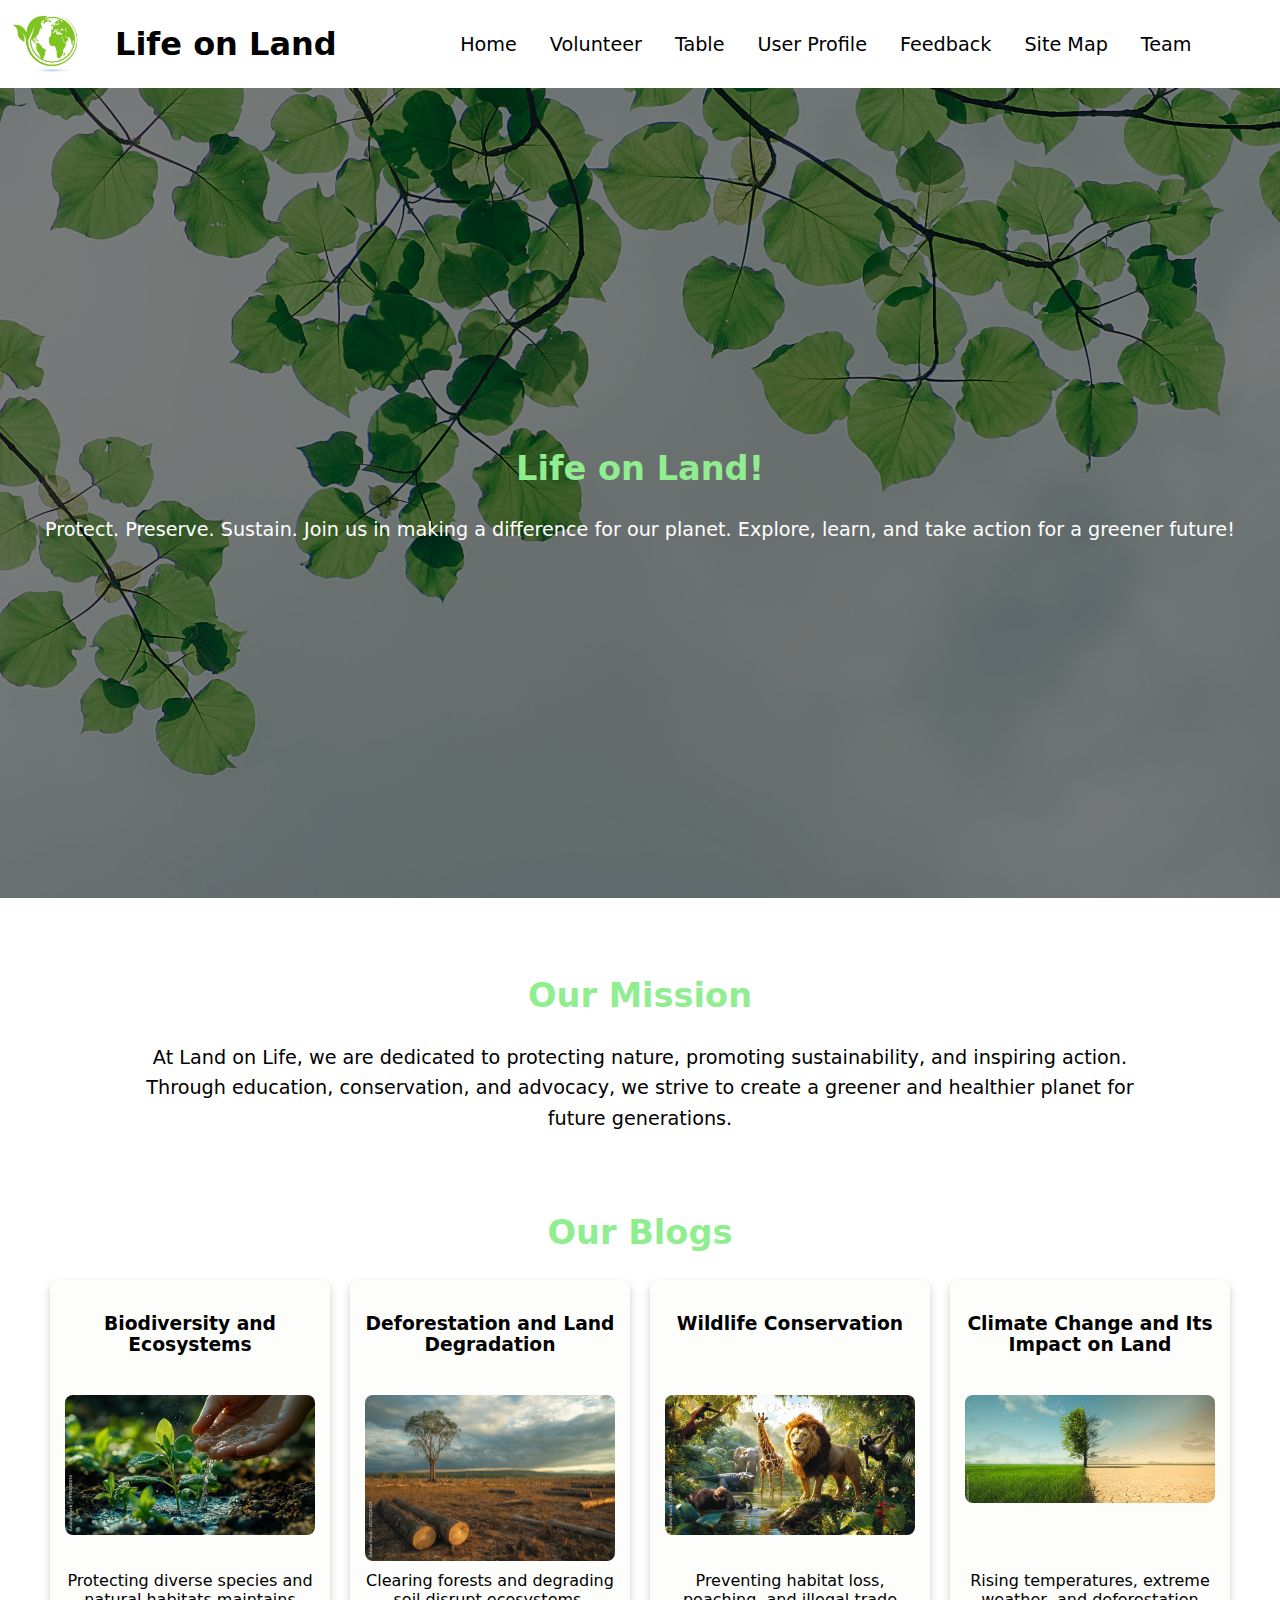
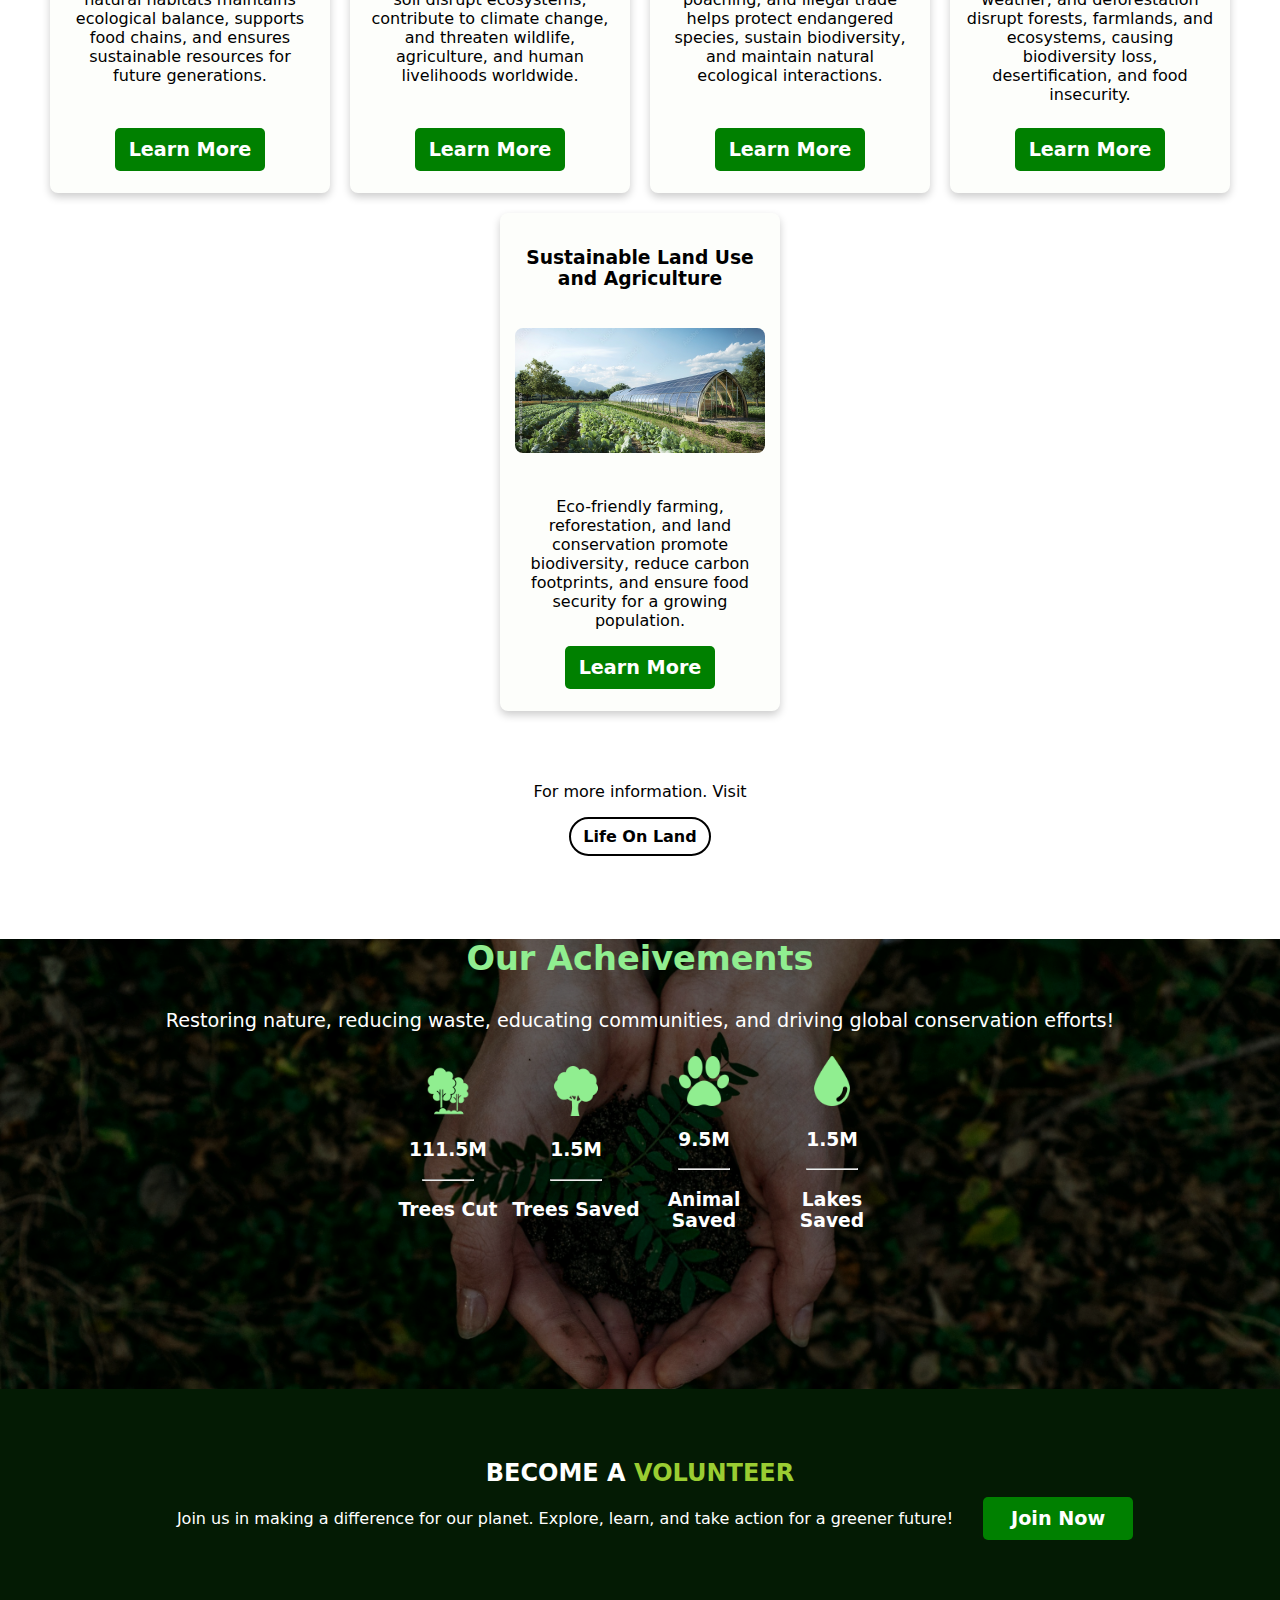
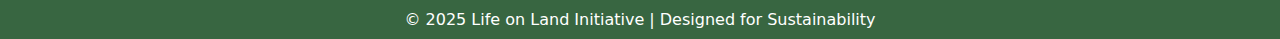
<file: index.html>
<!DOCTYPE html>
<html lang="en">
  <head>
    <meta charset="UTF-8" />
    <meta name="viewport" content="width=device-width, initial-scale=1.0" />
    <title>Life On Land</title>
    <link rel="stylesheet" href="./styles/styles (home-page).css" />
    <link rel="stylesheet" href="./styles/general.css" />
    <link rel="shortcut icon" href="./Images/logo.jpg" type="image/x-icon">
  </head>
  <!--Header-->
  <header>
    <nav class="navigation-bar">
      <img src="Images/logo.jpg" class="nav-logo" alt="Life on Land main logo" />
      <h1 class="header">Life on Land</h1>
  
      <!-- Hamburger Icon -->
      <div class="hamburger" onclick="toggleMenu()">
        <div class="line"></div>
        <div class="line"></div>
        <div class="line"></div>
      </div>
  
      <!-- Navigation Links -->
      <ul class="nav-links">
        <li><a href="./index.html">Home</a></li>
        <li><a href="./html/volunteerpage.html">Volunteer</a></li>
        <li><a href="./html/table.html">Table</a></li>
        <li><a href="./html/user-profile.html">User Profile</a></li>
        <li><a href="./html/feedback.html">Feedback</a></li>
        <li><a href="./html/site-map.html">Site Map</a></li>
        <li><a href="./html/team.html">Team</a></li>
      </ul>
    </nav>
  </header>
  
  <body>
    <section id="section">
        <!--welcome section-->

        <section id="main-section" tabindex="0">
          <img
            src="./Images/my selections/main-image-section-homepage2.jpg"
            alt="main-image"
            id="main-image"
            tabindex="0"
          />
          <div>
            <strong><h2 class="our-welcome">Life on Land!</h2></strong>
            <p class="homepage-welcome">
              Protect. Preserve. Sustain.

              Join us in making a difference for our planet. Explore, learn, and take action for a greener future! 
            </p>
          </div>
        </section>

        <section class="mission-section">
          <h2 class="our-welcome">Our Mission</h2>
          <p class="homepage-mission">At Land on Life, we are dedicated to protecting nature, promoting sustainability, and inspiring action. Through education, conservation, and advocacy, we strive to create a greener and healthier planet for future generations.</p>
        </section>
        
        
        <!-- Content -->

        <section class="content">
          <h2 class="our-welcome">Our Blogs</h2>

          <div class="inline-box-container">
            <div class="inline-box">
              <h3>Biodiversity and Ecosystems</h3>
              <img src="./Images/Biodiversity and Ecosystems.jpg" alt="Biodiversity and Ecosystems"/>
              <p>
                Protecting diverse species and natural habitats maintains ecological
                balance, supports food chains, and ensures sustainable resources for
                future generations.
              </p>
              <div><button class="volunteer-btn" id="content1-btn">Learn More</button></div>
            </div>
            <div class="inline-box">
              <h3>Deforestation and Land Degradation</h3>
              <img src="./Images/Deforestation and Land Degradation.jpg" alt="Deforestation and Land Degradation"/>
              <p>
                Clearing forests and degrading soil disrupt ecosystems, contribute to
                climate change, and threaten wildlife, agriculture, and human
                livelihoods worldwide.
              </p>
              <div><button class="volunteer-btn" id="content2-btn">Learn More</button></div>

            </div>
            <div class="inline-box">
              <h3>Wildlife Conservation</h3>
             
              <img src="./Images/Wildlife Conservation.jpg" alt="Wildlife Conservation"/>
              <p>
                Preventing habitat loss, poaching, and illegal trade helps protect
                endangered species, sustain biodiversity, and maintain natural
                ecological interactions.
              </p>
              <div><button class="volunteer-btn" id="content3-btn">Learn More</button></div>

            </div>
            <div class="inline-box">
              <h3>Climate Change and Its Impact on Land</h3>
              <img src="./Images/Climate Change and Its Impact on Land.jpg" alt="Climate Change and Its Impact on Land"/>
              <p>
                Rising temperatures, extreme weather, and deforestation disrupt
                forests, farmlands, and ecosystems, causing biodiversity loss,
                desertification, and food insecurity.
              </p>
              <div><button class="volunteer-btn" id="content4-btn">Learn More</button></div>

            </div>
            <div class="inline-box">
              <h3>Sustainable Land Use and Agriculture</h3>
              <img src="./Images/Sustainable Land Use and Agriculture.jpg" alt="Sustainable Land Use and Agriculture" />
              <p>
                Eco-friendly farming, reforestation, and land conservation promote
                biodiversity, reduce carbon footprints, and ensure food security for a
                growing population.
              </p>
              <div><button class="volunteer-btn" id="content5-btn">Learn More</button></div>

            </div>
            <!--More Info-->
          
          </div>
          <center>
            <div class="website-button">
              <p>For more information. Visit</p>
              <a href="https://sdgs.un.org/goals/goal15">Life On Land</a>
            </div>
          </center>
        </section>
        <section class="acheivements">
          
          <h2 class="our-welcome">Our Acheivements</h2>
          <p class="homepage-welcome">Restoring nature, reducing waste, educating communities, and driving global conservation efforts!</p>
          <div class="achievements-sub-container">
            <div class="achievements-box">
              <img src="./Images//my selections/icons/tree.png" alt="trees cut" class="achievement-icon"/>
              <h3>111.5M</h3><hr>
              <h3>Trees Cut</h3>

            </div>
            <div class="achievements-box">
              <img src="./Images//my selections/icons/tree-silhouette.png" alt="trees saved" class="achievement-icon"/>
              <h3>1.5M</h3><hr>
              <h3>Trees Saved</h3>

            </div>
            <div class="achievements-box">
              <img src="./Images//my selections/icons/footprint.png" alt="trees saved" class="achievement-icon"/>
              <h3>9.5M</h3><hr>
              <h3>Animal Saved</h3>
              
            </div>
            <div class="achievements-box">
              <img src="./Images//my selections/icons/drop.png" alt="water saved" class="achievement-icon"/>
              <h3>1.5M</h3><hr>
              <h3>Lakes Saved</h3>
              
            </div>
          </div>
        </section>
        <section class="become-volunter">
          <div>
            <h2>Become A <span class="volunteer">Volunteer</span></h2>
            <div id="volunteer-sub-container">
              <p id="sub-p">Join us in making a difference for our planet. Explore, learn, and take action for a greener future!</p>
              <div><button class="volunteer-btn" id="volunteer-btn">Join Now</button></div>

            </div>
          </div>

        </section>
        
    </section>
    
    

    <!--Footer-->
    <footer>
      <p class="footer">
        &copy; 2025 Life on Land Initiative | Designed for Sustainability
      </p>
    </footer>
    <script src="js/homepage.js"></script>
    <script src="js/common.js"></script>
  </body>
</html>
</file>
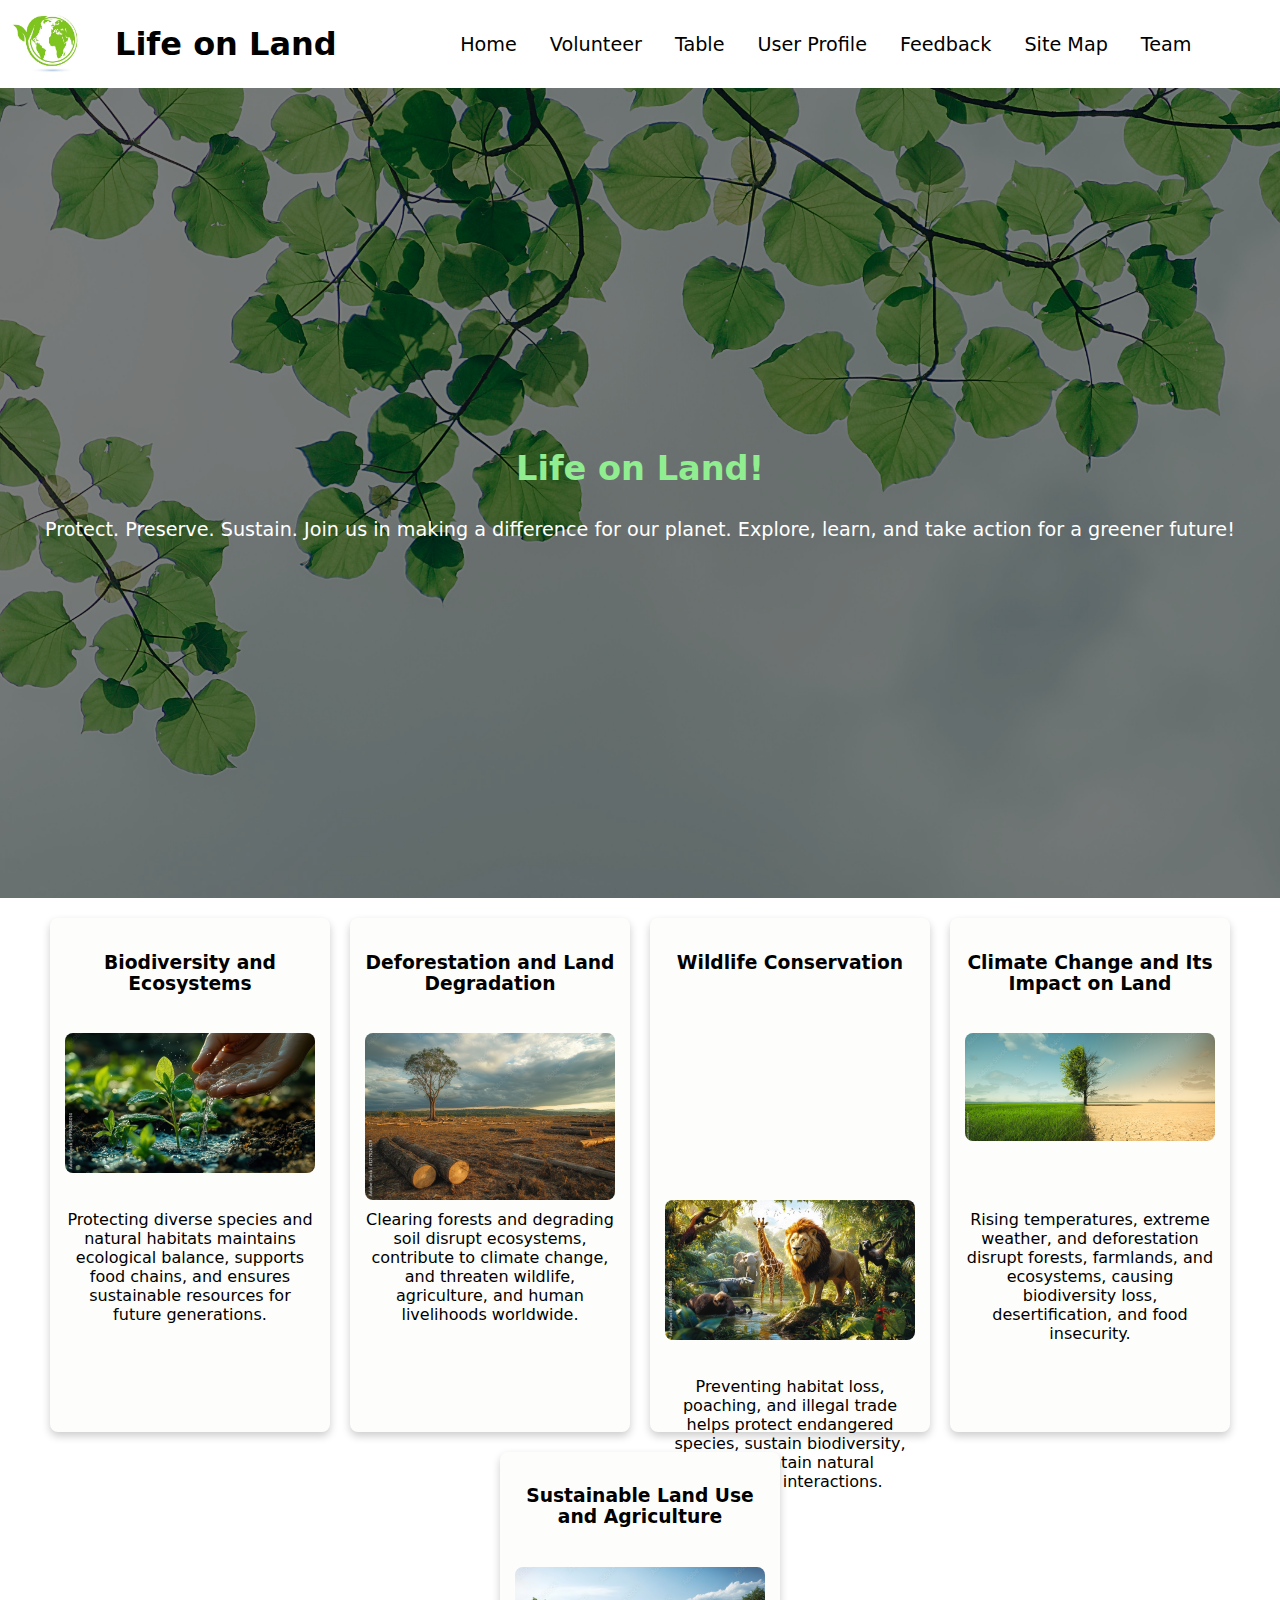
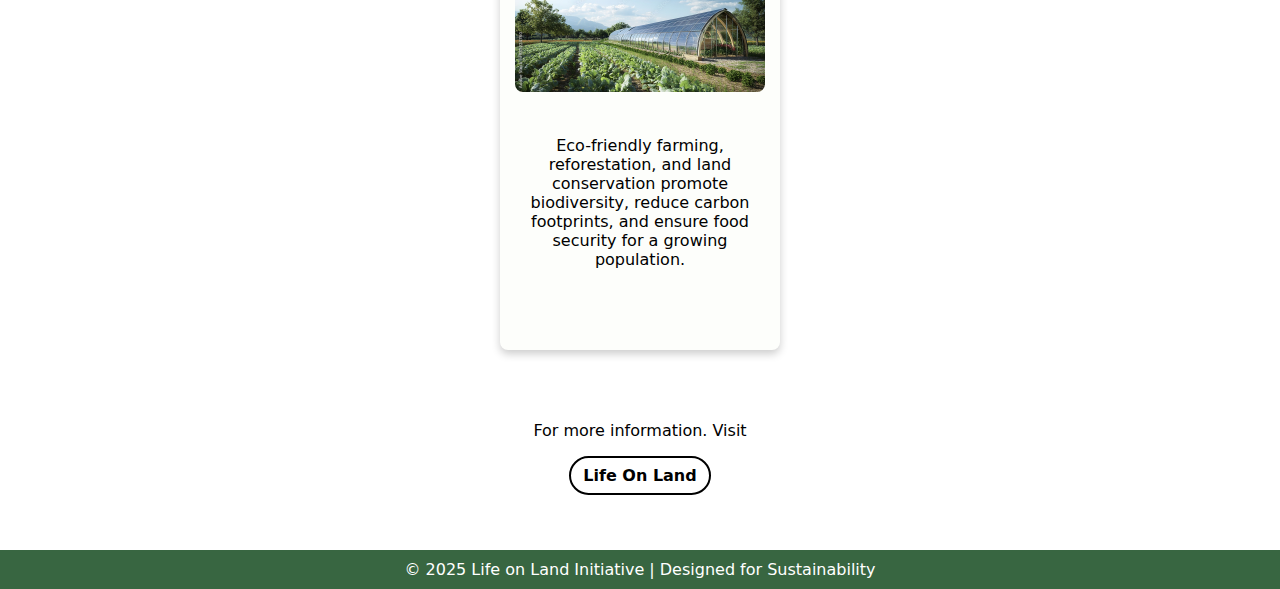
<file: homepage.html>
<!DOCTYPE html>
<html lang="en">
  <head>
    <meta charset="UTF-8" />
    <meta name="viewport" content="width=device-width, initial-scale=1.0" />
    <title>Life On Land</title>
    <link rel="stylesheet" href="./styles/styles (home-page).css" />
    <link rel="stylesheet" href="./styles/general.css" />
  </head>
  <!--Header-->
  <header>
    <!--Navigation Bar-->
    <nav class="navigation-bar">
      <img src="Images/logo.jpg" class="nav-logo" />
      <h1 class="header">Life on Land</h1>
      <ul class="nav-links">
        <li><a href="./homepage.html">Home</a></li>
        <li><a href="./html/volunteerpage.html">Volunteer</a></li>
        <li><a href="./html/table.html">Table</a></li>
        <li><a href="./html/user-profile.html">User Profile</a></li>
        <li><a href="./html/feedback.html">Feedback</a></li>
        <li><a href="./html/site-map.html">Site Map</a></li>
        <li><a href="./html/team.html">Team</a></li>
      </ul>
    </nav>
  </header>
  <body>
    
    <!--Mission-->

    <section id="main-section" tabindex="0">
      <img
        src="./Images/my selections/main-image-section-homepage2.jpg"
        alt="main-image"
        id="main-image"
        tabindex="0"
      />
      <div>
        <strong><h2 class="our-welcome">Life on Land!</h2></strong>
        <p class="homepage-welcome">
          Protect. Preserve. Sustain.

          Join us in making a difference for our planet. Explore, learn, and take action for a greener future! 
        </p>
      </div>
    </section>

    <!-- Content -->
    <section class="inline-box-container">
      <div class="inline-box">
        <h3>Biodiversity and Ecosystems</h3>
        <img src="./Images/Biodiversity and Ecosystems.jpg" />
        <p>
          Protecting diverse species and natural habitats maintains ecological
          balance, supports food chains, and ensures sustainable resources for
          future generations.
        </p>
      </div>
      <div class="inline-box">
        <h3>Deforestation and Land Degradation</h3>
        <img src="./Images/Deforestation and Land Degradation.jpg" />
        <p>
          Clearing forests and degrading soil disrupt ecosystems, contribute to
          climate change, and threaten wildlife, agriculture, and human
          livelihoods worldwide.
        </p>
      </div>
      <div class="inline-box">
        <h3>Wildlife Conservation</h3>
        <br />
        <img src="./Images/Wildlife Conservation.jpg" />
        <p>
          Preventing habitat loss, poaching, and illegal trade helps protect
          endangered species, sustain biodiversity, and maintain natural
          ecological interactions.
        </p>
      </div>
      <div class="inline-box">
        <h3>Climate Change and Its Impact on Land</h3>
        <img src="./Images/Climate Change and Its Impact on Land.jpg" />
        <p>
          Rising temperatures, extreme weather, and deforestation disrupt
          forests, farmlands, and ecosystems, causing biodiversity loss,
          desertification, and food insecurity.
        </p>
      </div>
      <div class="inline-box">
        <h3>Sustainable Land Use and Agriculture</h3>
        <img src="./Images/Sustainable Land Use and Agriculture.jpg" />
        <p>
          Eco-friendly farming, reforestation, and land conservation promote
          biodiversity, reduce carbon footprints, and ensure food security for a
          growing population.
        </p>
      </div>
    </section>

    <!--More Info-->
    <center>
      <div class="website-button">
        <p>For more information. Visit</p>
        <a href="https://sdgs.un.org/goals/goal15">Life On Land</a>
      </div>
    </center>

    <!--Footer-->
    <footer>
      <p class="footer">
        &copy; 2025 Life on Land Initiative | Designed for Sustainability
      </p>
    </footer>
    <script src="js/homepage.js"></script>
  </body>
</html>
</file>
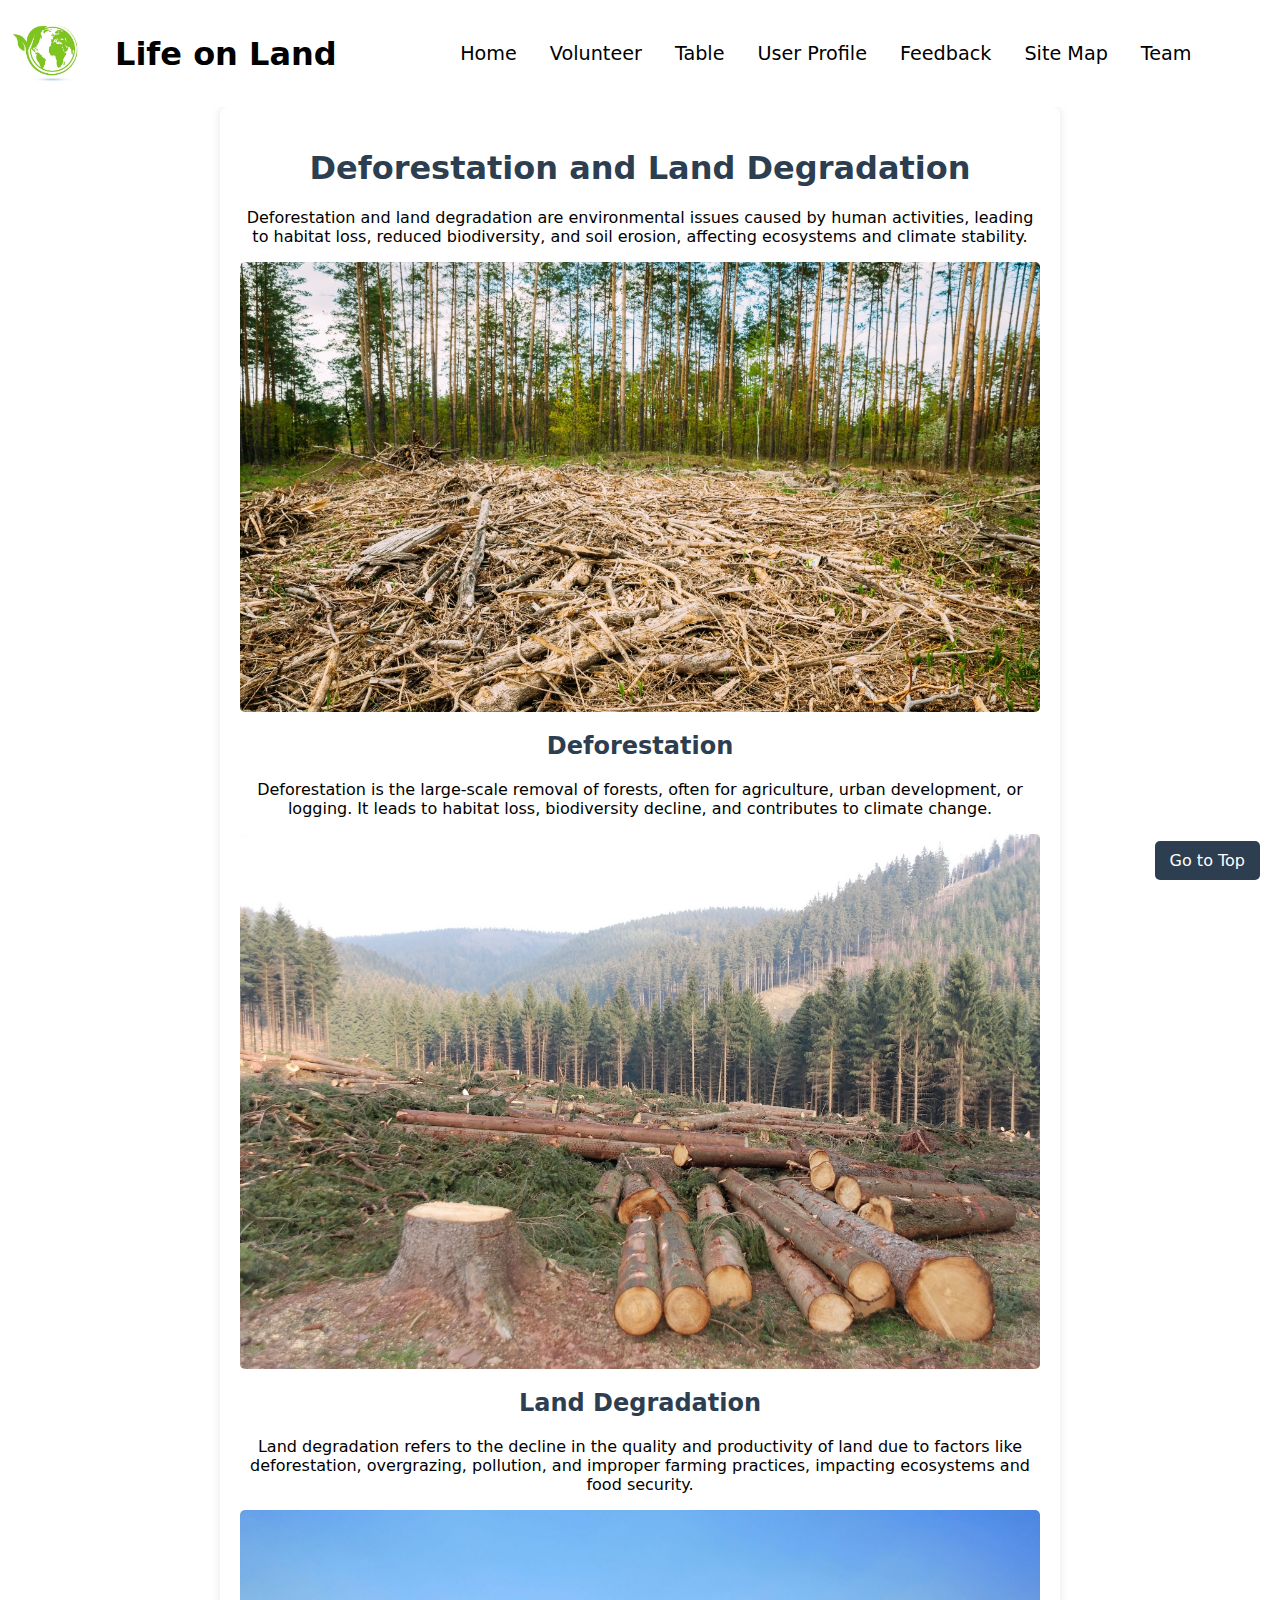
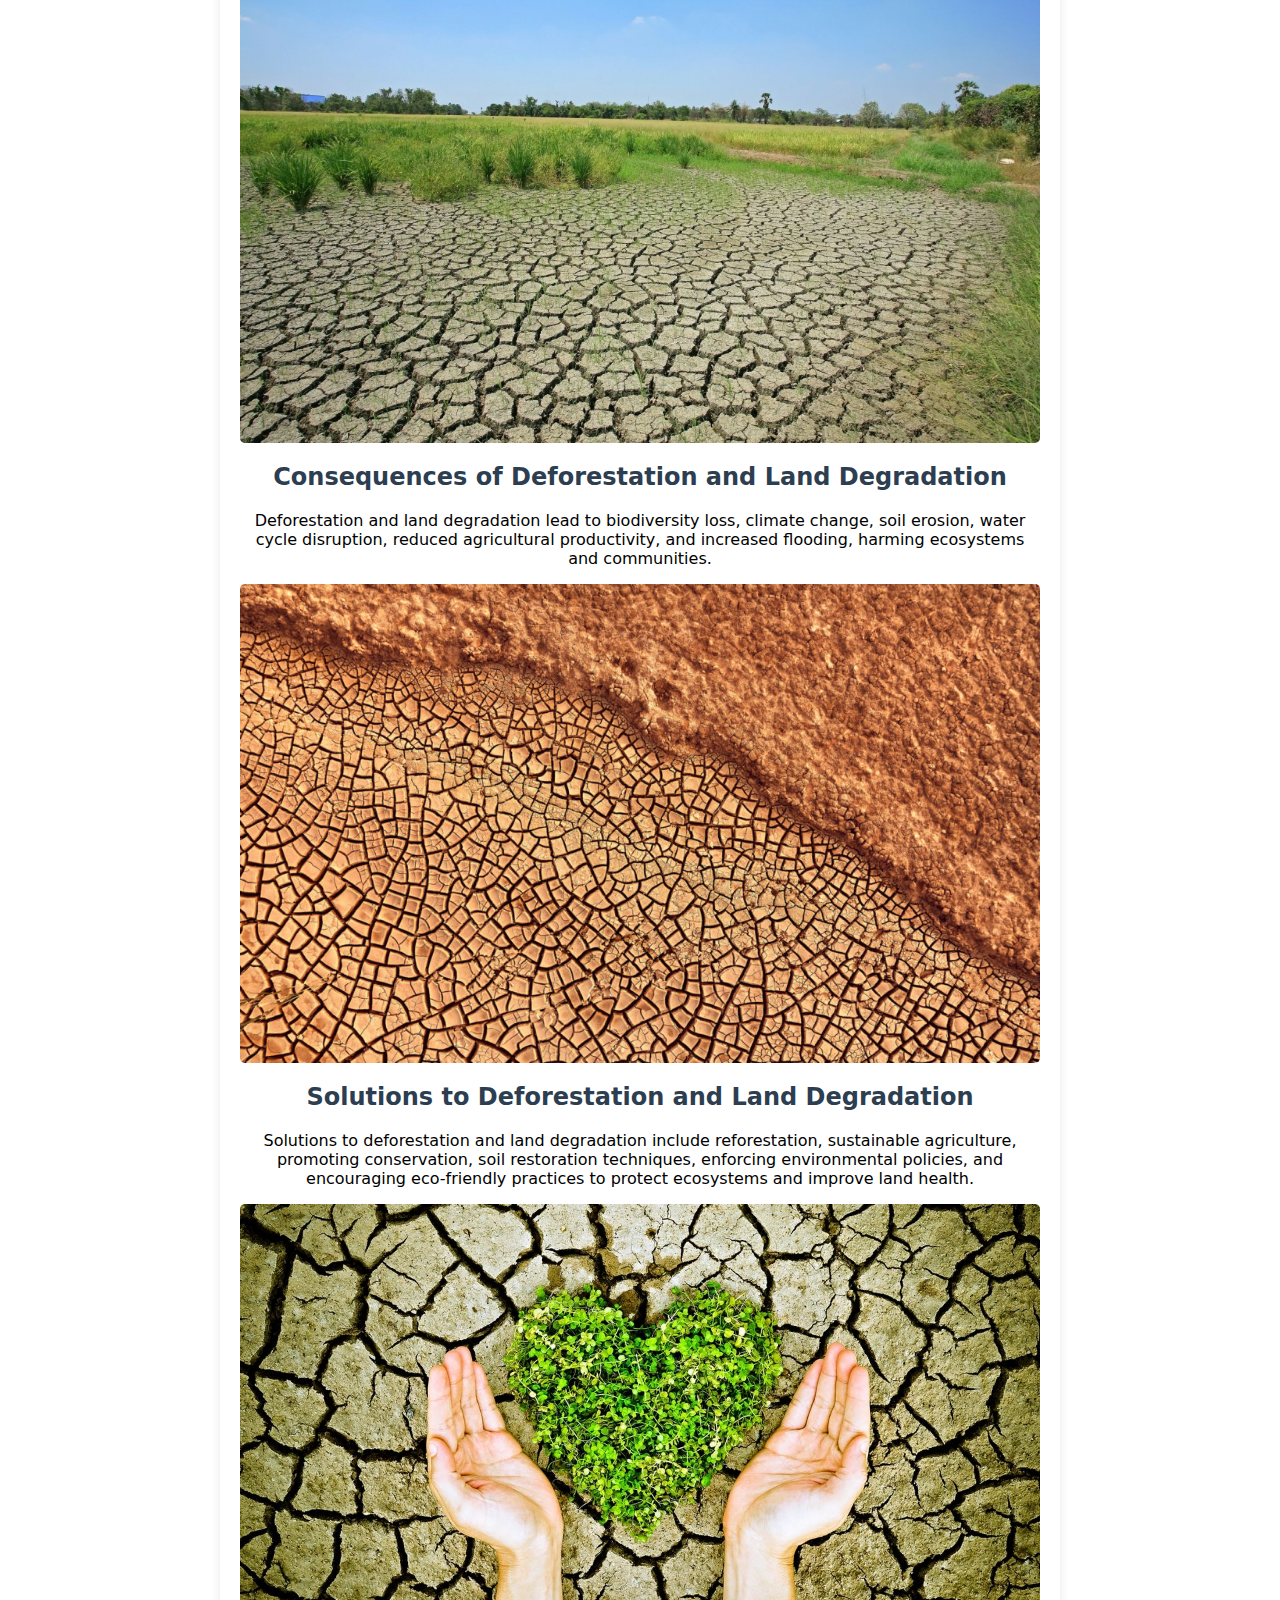
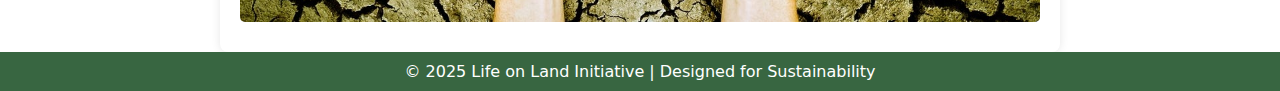
<file: html/Content_ST1.html>
<!DOCTYPE html>
<html lang = "en">
<head>
    <meta charset="UTF-8">
    <meta name="viewport" content="width=device-width, initial-scale=1.0">
    <title>Life On Land</title>
    <link rel="stylesheet" href="../styles/styles_(content_ST1).css">
    <link rel="stylesheet" href="../styles/general.css">
</head>
<body>

    <header>
        <nav class="navigation-bar">
          <img src="../Images/logo.jpg" class="nav-logo" alt="Life on Land main logo" />
          <h1 class="header">Life on Land</h1>
      
          <!-- Hamburger Icon -->
          <div class="hamburger" onclick="toggleMenu()">
            <div class="line"></div>
            <div class="line"></div>
            <div class="line"></div>
          </div>
      
          <!-- Navigation Links -->
          <ul class="nav-links">
            <li><a href="../index.html">Home</a></li>
            <li><a href="volunteerpage.html">Volunteer</a></li>
            <li><a href="table.html">Table</a></li>
            <li><a href="user-profile.html">User Profile</a></li>
            <li><a href="feedback.html">Feedback</a></li>
            <li><a href="site-map.html">Site Map</a></li>
            <li><a href="team.html">Team</a></li>
          </ul>
        </nav>
      </header>

    <section id="section">
         <!--Content-->
    <div class="container">
        <h1>Deforestation and Land Degradation</h1>
        <p>Deforestation and land degradation are environmental issues caused by human activities, leading to habitat loss, reduced biodiversity, and soil erosion, affecting ecosystems and climate stability.</p>
        <img src="../Images/content/content_ST2_1.jpg" alt = "image">

        <h2>Deforestation</h2>
        <p>Deforestation is the large-scale removal of forests, often for agriculture, urban development, or logging. It leads to habitat loss, biodiversity decline, and contributes to climate change.</p>
        <img src ="../Images/content/content_st2_2.jpg" alt = "image">

        <h2>Land Degradation</h2>
        <p>Land degradation refers to the decline in the quality and productivity of land due to factors like deforestation, overgrazing, pollution, and improper farming practices, impacting ecosystems and food security.</p>
        <img src="../Images/content/sontent_st2_3.jpg" alt = "image">

        <h2>Consequences of Deforestation and Land Degradation</h2>
        <p>Deforestation and land degradation lead to biodiversity loss, climate change, soil erosion, water cycle disruption, reduced agricultural productivity, and increased flooding, harming ecosystems and communities.</p>
        <img src="../Images/content/content_st2_4.jpg" alt = "image">

        <h2>Solutions to Deforestation and Land Degradation</h2>
        <p>Solutions to deforestation and land degradation include reforestation, sustainable agriculture, promoting conservation, soil restoration techniques, enforcing environmental policies, and encouraging eco-friendly practices to protect ecosystems and improve land health.</p>
        <img src="../Images/content/content_st2_5.jpg" alt = "image">
    </div>

    <div class="go-top" onclick="window.scrollTo(0, 0);">Go to Top</div>
    </section>


    <!--Footer-->
    <footer>
        <p class = "footer">&copy; 2025 Life on Land Initiative | Designed for Sustainability</p>
    </footer>
    <script src="../js/common.js"></script>
</body>
</html>
</file>
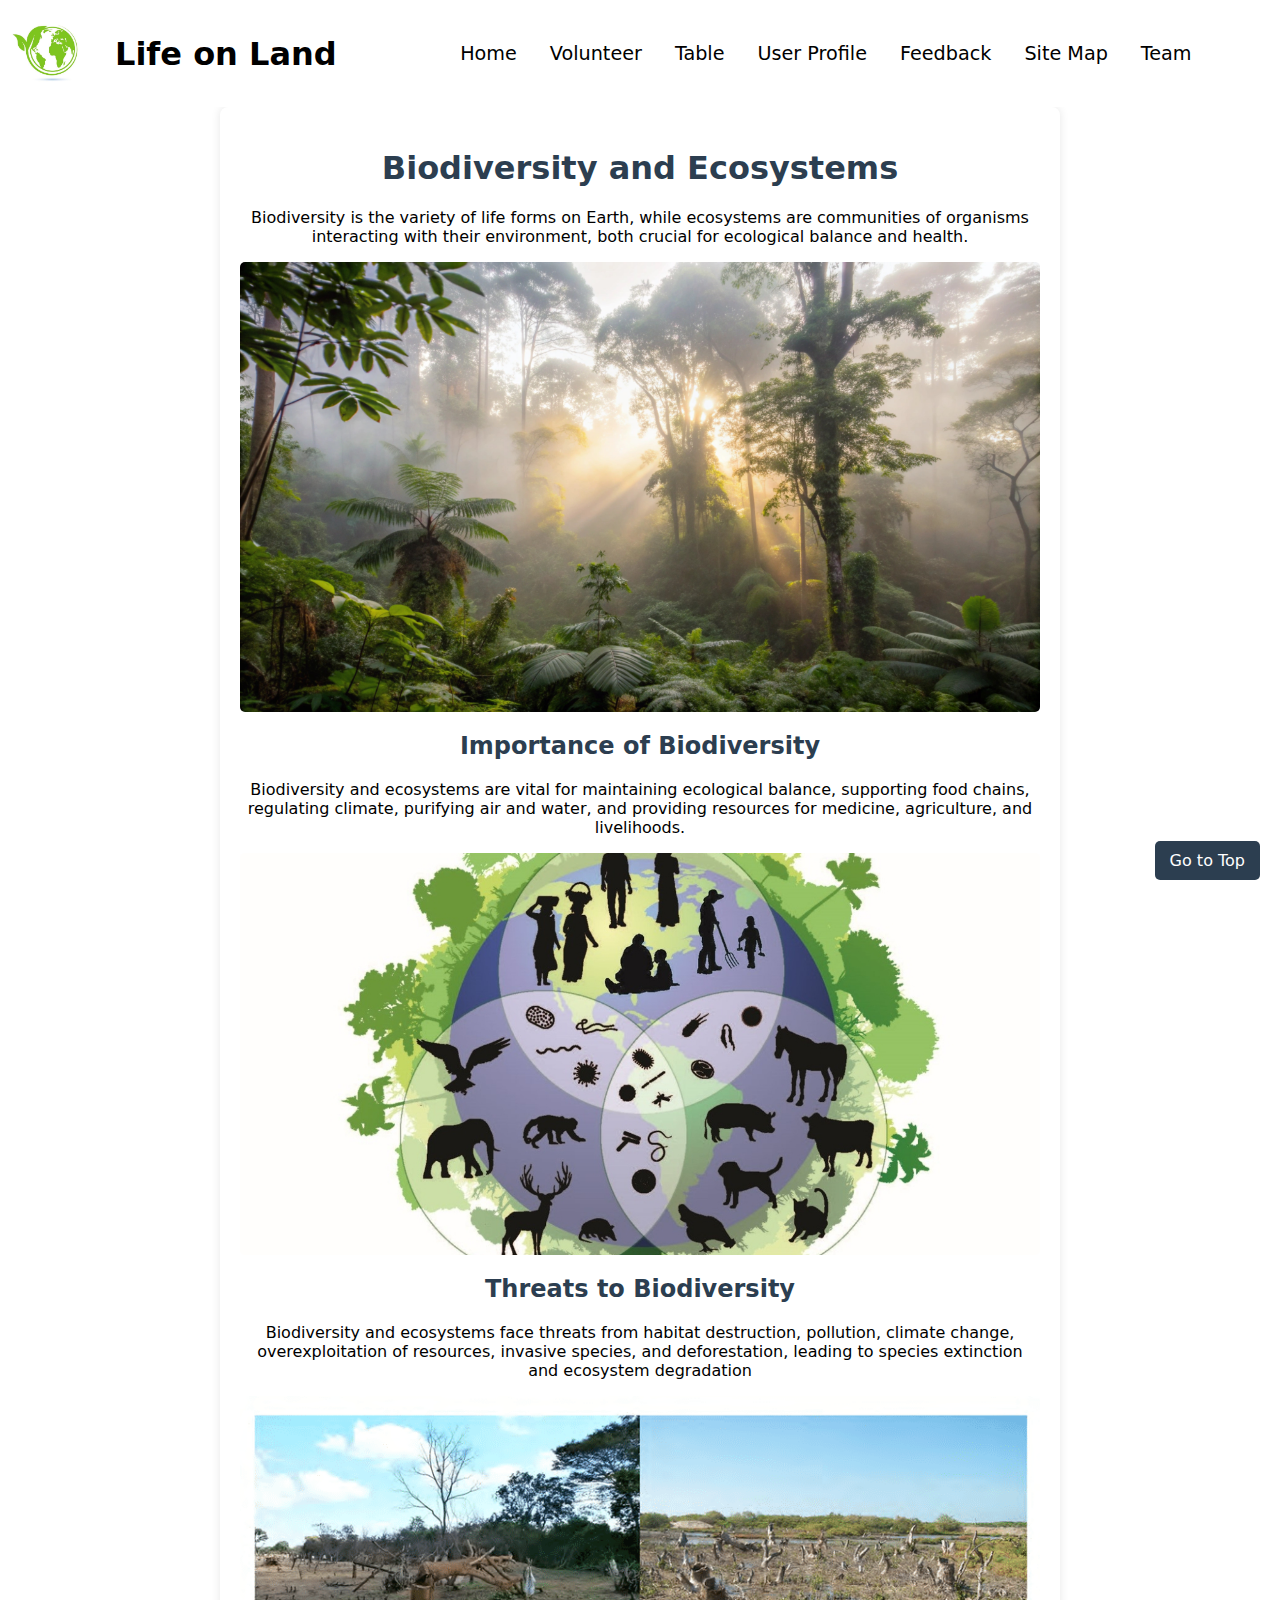
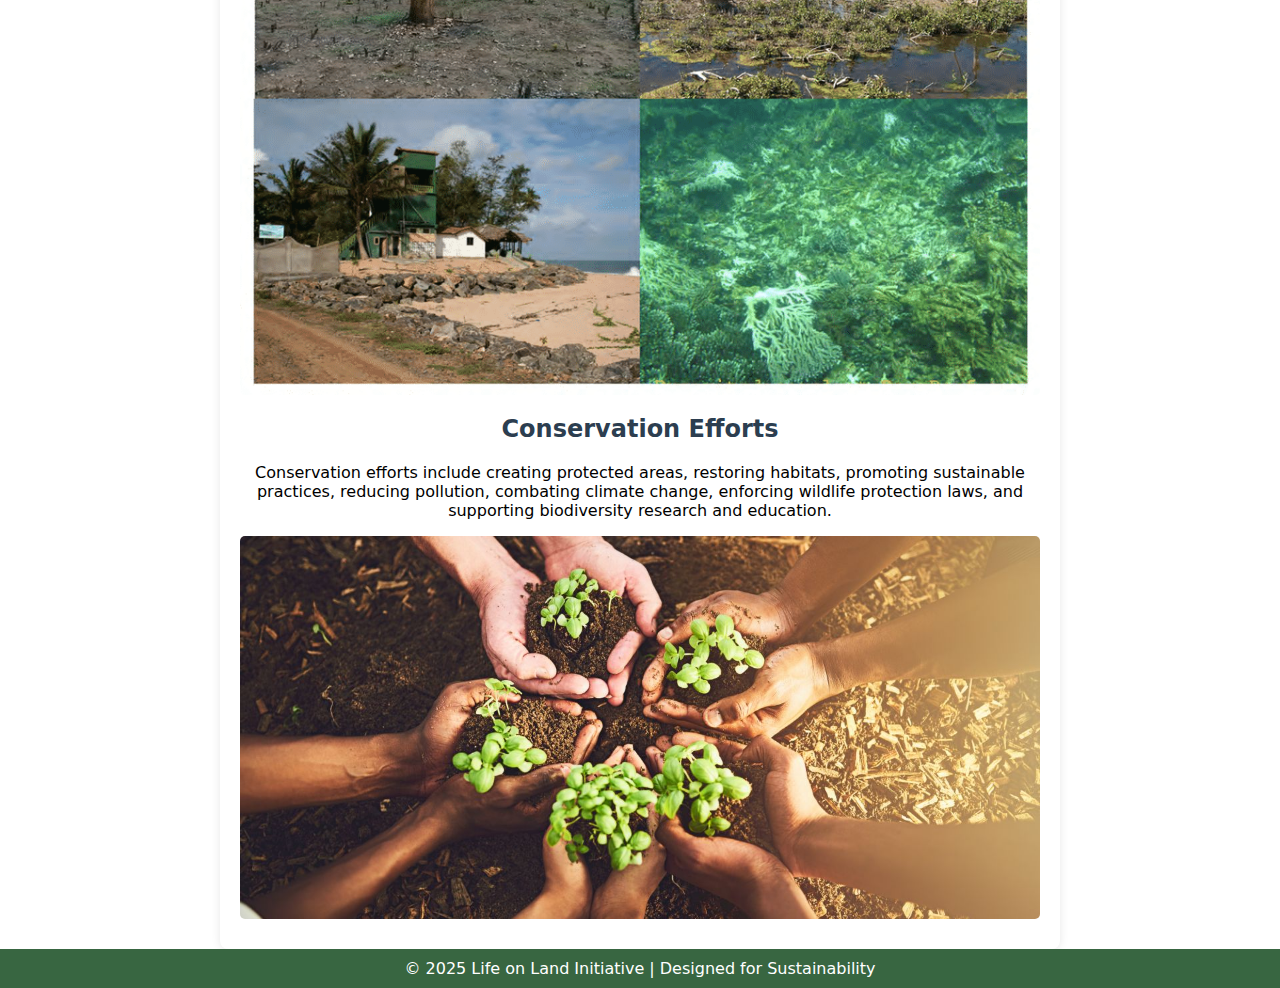
<file: html/Content_ST2.html>
<!DOCTYPE html>
<html lang = "en">
<head>
    <meta charset="UTF-8">
    <meta name="viewport" content="width=device-width, initial-scale=1.0">
    <title>Life On Land</title>
    <link rel="stylesheet" href="../styles/styles_(content_ST2).css">
    <link rel="stylesheet" href="../styles/general.css">
</head>
<body>
    <header>
        <nav class="navigation-bar">
          <img src="../Images/logo.jpg" class="nav-logo" alt="Life on Land main logo" />
          <h1 class="header">Life on Land</h1>
      
          <!-- Hamburger Icon -->
          <div class="hamburger" onclick="toggleMenu()">
            <div class="line"></div>
            <div class="line"></div>
            <div class="line"></div>
          </div>
      
          <!-- Navigation Links -->
          <ul class="nav-links">
            <li><a href="../index.html">Home</a></li>
            <li><a href="volunteerpage.html">Volunteer</a></li>
            <li><a href="table.html">Table</a></li>
            <li><a href="user-profile.html">User Profile</a></li>
            <li><a href="feedback.html">Feedback</a></li>
            <li><a href="site-map.html">Site Map</a></li>
            <li><a href="team.html">Team</a></li>
          </ul>
        </nav>
      </header>


      <section id="section">
        <div class="container">
            <h1>Biodiversity and Ecosystems</h1>
            <p>Biodiversity is the variety of life forms on Earth, while ecosystems are communities of organisms interacting with their environment, both crucial for ecological balance and health.</p>
            <img src="../Images/content/content_st1_1.jpg" alt = "image">
    
            <h2>Importance of Biodiversity</h2>
            <p>Biodiversity and ecosystems are vital for maintaining ecological balance, supporting food chains, regulating climate, purifying air and water, and providing resources for medicine, agriculture, and livelihoods.</p>
            <img src = "../Images/content/content_st1_2jpg.jpg" alt = "image">
    
            <h2>Threats to Biodiversity</h2>
            <p>Biodiversity and ecosystems face threats from habitat destruction, pollution, climate change, overexploitation of resources, invasive species, and deforestation, leading to species extinction and ecosystem degradation</p>
            <img src="../Images/content/content_st1_3.png" alt = "image">
    
            <h2>Conservation Efforts</h2>
            <p>Conservation efforts include creating protected areas, restoring habitats, promoting sustainable practices, reducing pollution, combating climate change, enforcing wildlife protection laws, and supporting biodiversity research and education.</p>
            <img src="../Images/content/content_st1_4.jpg" alt = "image">
        </div>
      </section>
    <!--Content-->
    

    <div class="go-top" onclick="window.scrollTo(0, 0);">Go to Top</div>


<!--Footer-->
<footer>
    <p class = "footer">&copy; 2025 Life on Land Initiative | Designed for Sustainability</p>
</footer>
<script src="../js/common.js"></script>

</body>
</html>
</file>
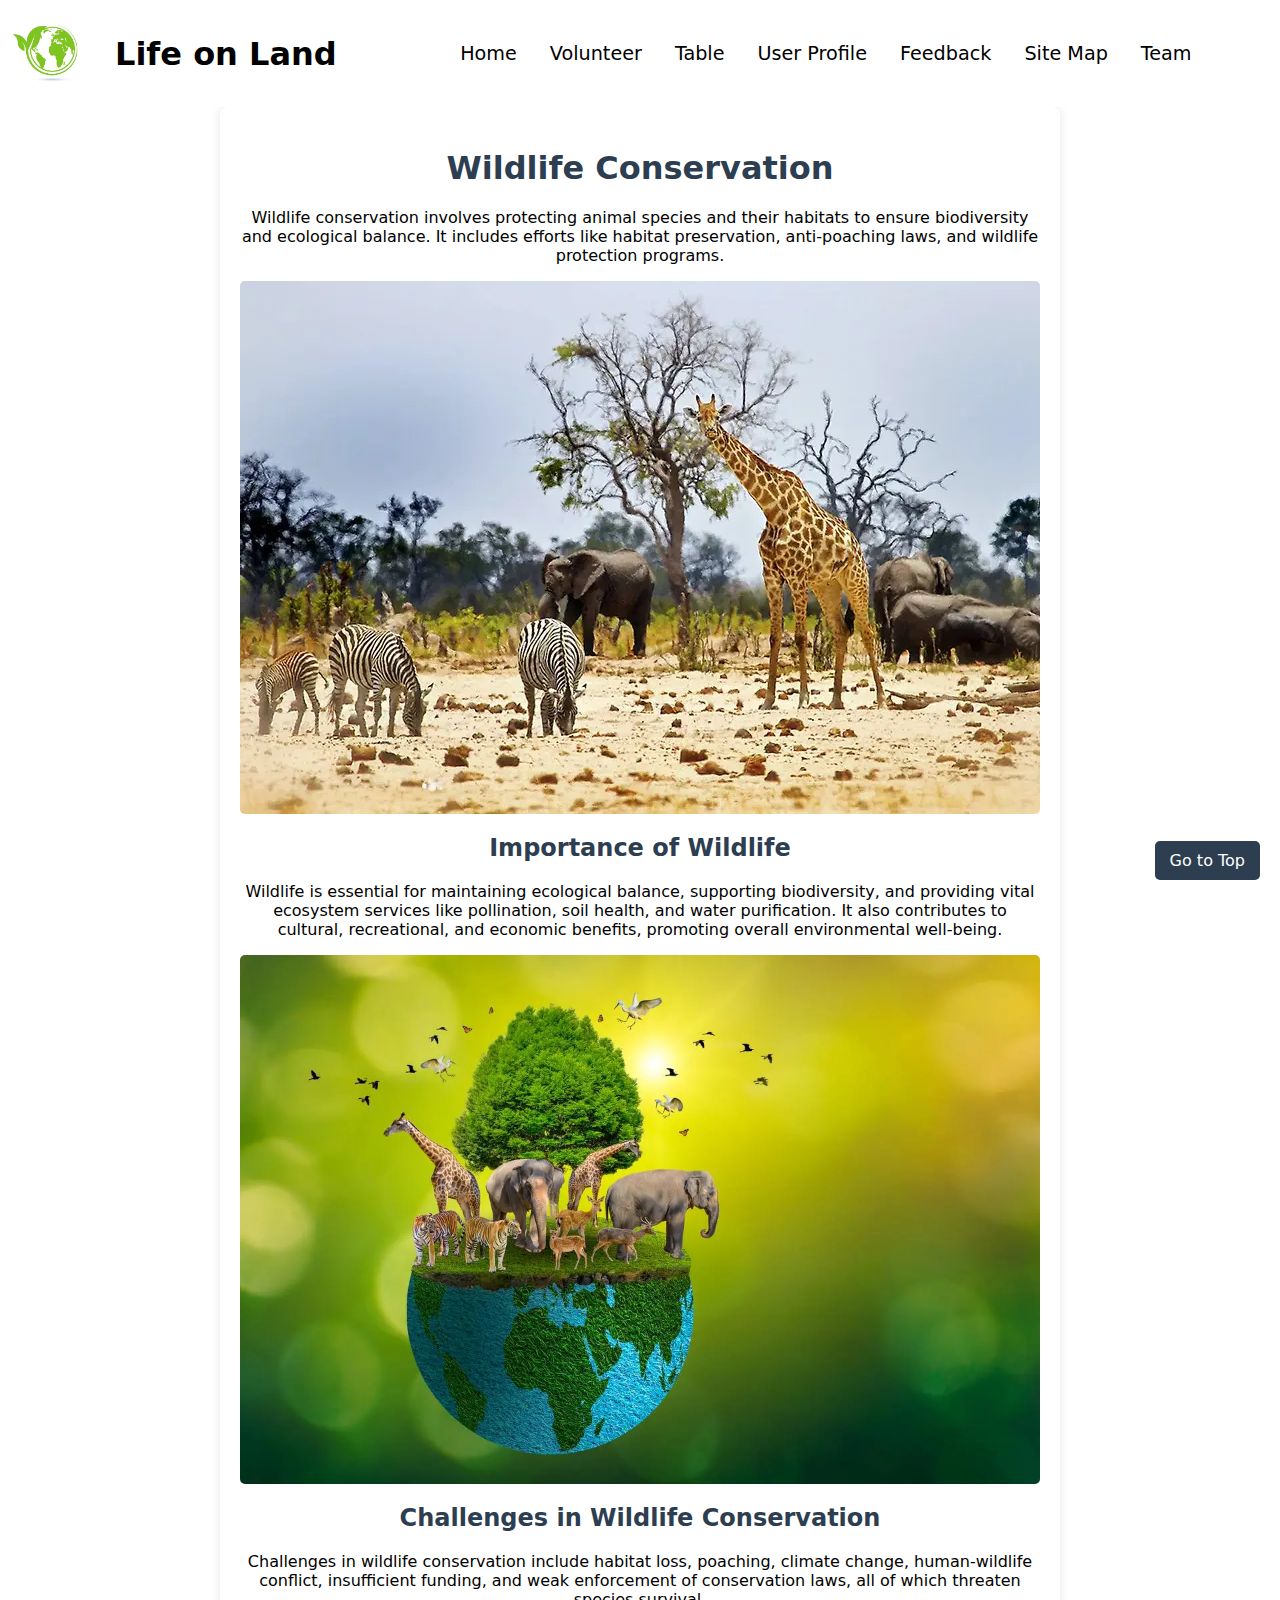
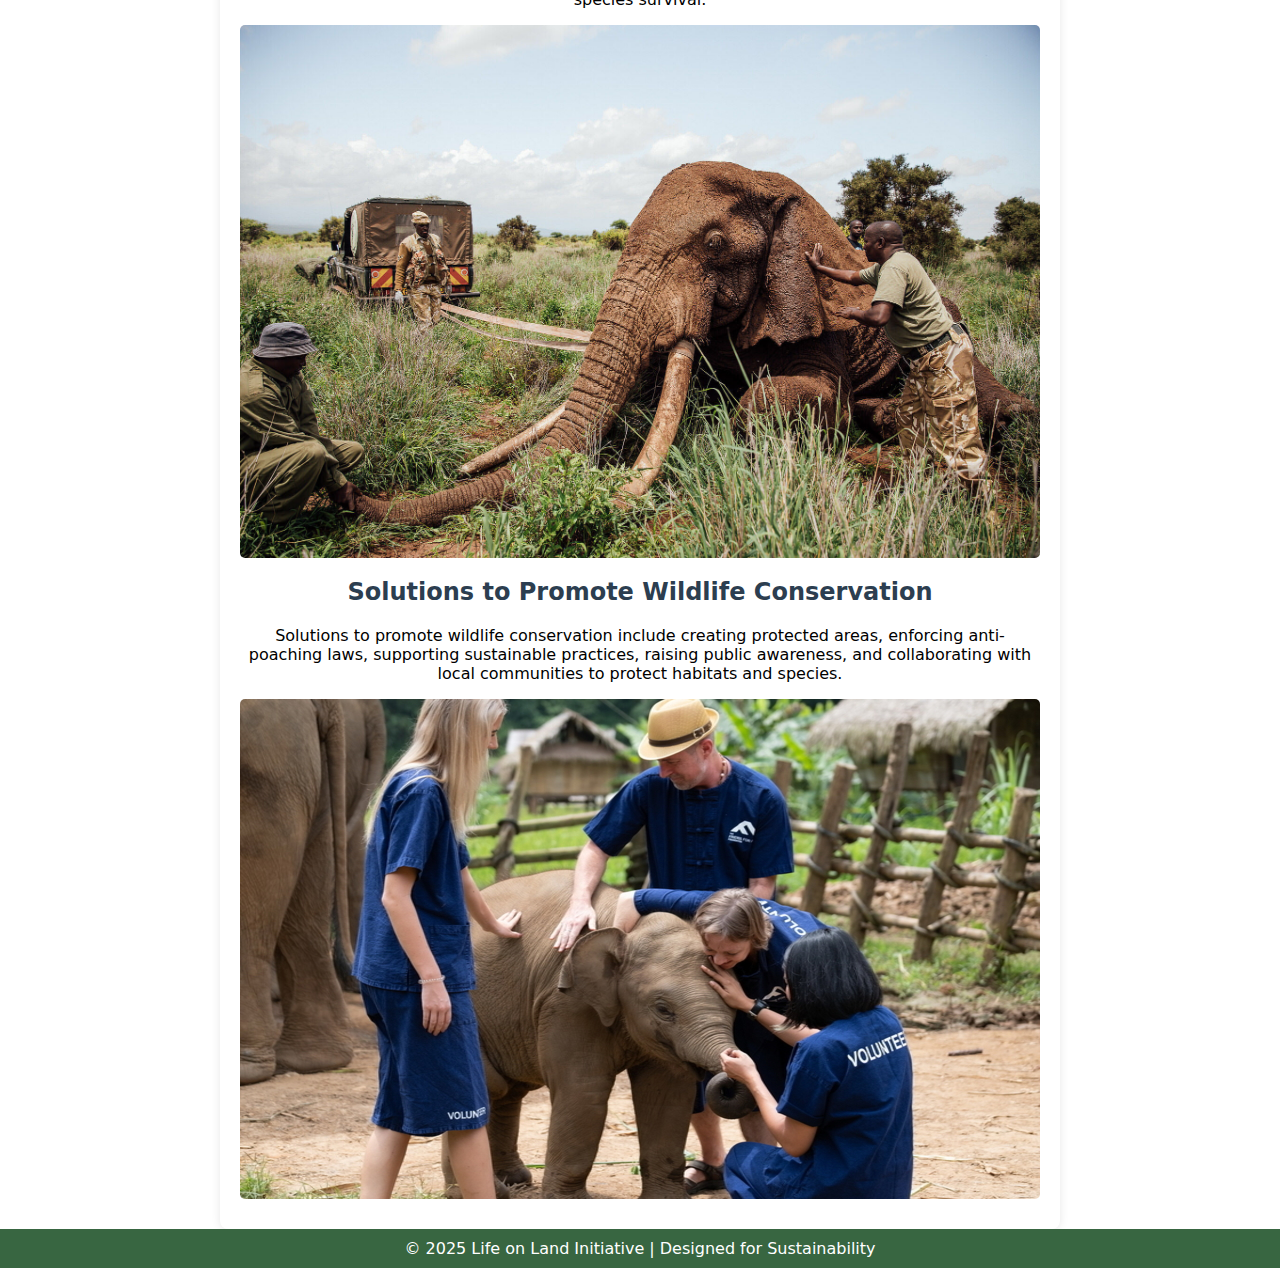
<file: html/Content_ST3.html>
<!DOCTYPE html>
<html lang = "en">
<head>
    <meta charset="UTF-8">
    <meta name="viewport" content="width=device-width, initial-scale=1.0">
    <title>Life On Land</title>
    <link rel="stylesheet" href="../styles/styles_(content_ST3).css">
    <link rel="stylesheet" href="../styles/general.css">

</head>
<body>
    <header>
        <nav class="navigation-bar">
          <img src="../Images/logo.jpg" class="nav-logo" alt="Life on Land main logo" />
          <h1 class="header">Life on Land</h1>
      
          <!-- Hamburger Icon -->
          <div class="hamburger" onclick="toggleMenu()">
            <div class="line"></div>
            <div class="line"></div>
            <div class="line"></div>
          </div>
      
          <!-- Navigation Links -->
          <ul class="nav-links">
            <li><a href="../index.html">Home</a></li>
            <li><a href="volunteerpage.html">Volunteer</a></li>
            <li><a href="table.html">Table</a></li>
            <li><a href="user-profile.html">User Profile</a></li>
            <li><a href="feedback.html">Feedback</a></li>
            <li><a href="site-map.html">Site Map</a></li>
            <li><a href="team.html">Team</a></li>
          </ul>
        </nav>
      </header>
    <!--Content-->
    <section id="section">
        <div class="container">
            <h1>Wildlife Conservation</h1>
            <p>Wildlife conservation involves protecting animal species and their habitats to ensure biodiversity and ecological balance. It includes efforts like habitat preservation, anti-poaching laws, and wildlife protection programs.</p>
            <img src="../Images/content/content_st3_1.jpg" alt = "image">
    
            <h2>Importance of Wildlife</h2>
            <p>Wildlife is essential for maintaining ecological balance, supporting biodiversity, and providing vital ecosystem services like pollination, soil health, and water purification. It also contributes to cultural, recreational, and economic benefits, promoting overall environmental well-being.</p>
            <img src = "../Images/content/content_st3_2.jpg" alt = "image">
    
            <h2>Challenges in Wildlife Conservation</h2>
            <p>Challenges in wildlife conservation include habitat loss, poaching, climate change, human-wildlife conflict, insufficient funding, and weak enforcement of conservation laws, all of which threaten species survival.</p>
            <img src="../Images/content/content_st3_3.jpg" alt = "image">
    
            <h2>Solutions to Promote Wildlife Conservation</h2>
            <p>Solutions to promote wildlife conservation include creating protected areas, enforcing anti-poaching laws, supporting sustainable practices, raising public awareness, and collaborating with local communities to protect habitats and species.</p>
            <img src="../Images/content/content_st3_4.jpg" alt = "image">
        </div>
    </section>
    

    <div class="go-top" onclick="window.scrollTo(0, 0);">Go to Top</div>


<!--Footer-->
<footer>
    <p class = "footer">&copy; 2025 Life on Land Initiative | Designed for Sustainability</p>
</footer>
<script src="../js/common.js"></script>

</body>
</html>
</file>
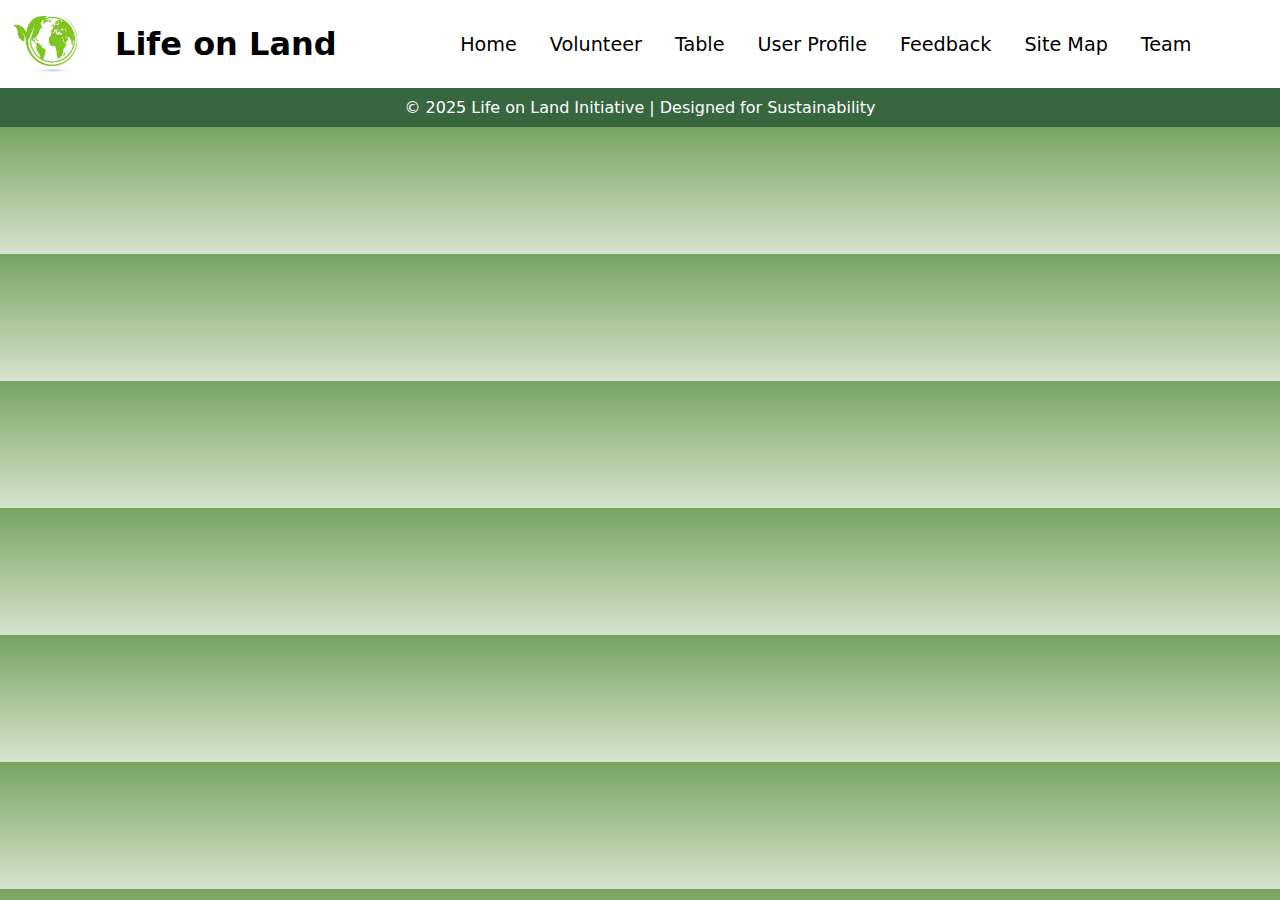
<file: html/site-map.html>
<!DOCTYPE html>
<html lang="en">
  <head>
    <meta charset="UTF-8" />
    <meta name="viewport" content="width=device-width, initial-scale=1.0" />
    <title>Life On Land</title>
    <link rel="stylesheet" href="../styles/styles (site-map).css" />
    <link rel="stylesheet" href="../styles/general.css" />
  </head>
  <!--Header-->
  <header>
    <nav class="navigation-bar">
      <img src="../Images/logo.jpg" class="nav-logo" alt="Life on Land main logo" />
      <h1 class="header">Life on Land</h1>
  
      <!-- Hamburger Icon -->
      <div class="hamburger" onclick="toggleMenu()">
        <div class="line"></div>
        <div class="line"></div>
        <div class="line"></div>
      </div>
  
      <!-- Navigation Links -->
      <ul class="nav-links">
        <li><a href="../index.html">Home</a></li>
        <li><a href="volunteerpage.html">Volunteer</a></li>
        <li><a href="table.html">Table</a></li>
        <li><a href="user-profile.html">User Profile</a></li>
        <li><a href="feedback.html">Feedback</a></li>
        <li><a href="site-map.html">Site Map</a></li>
        <li><a href="team.html">Team</a></li>
      </ul>
    </nav>
  </header>
  <body>
    <!--Footer-->
    <footer>
      <p class="footer">
        &copy; 2025 Life on Land Initiative | Designed for Sustainability
      </p>
    </footer>
    <script src="../js/common.js"></script>
  </body>
</html>
</file>
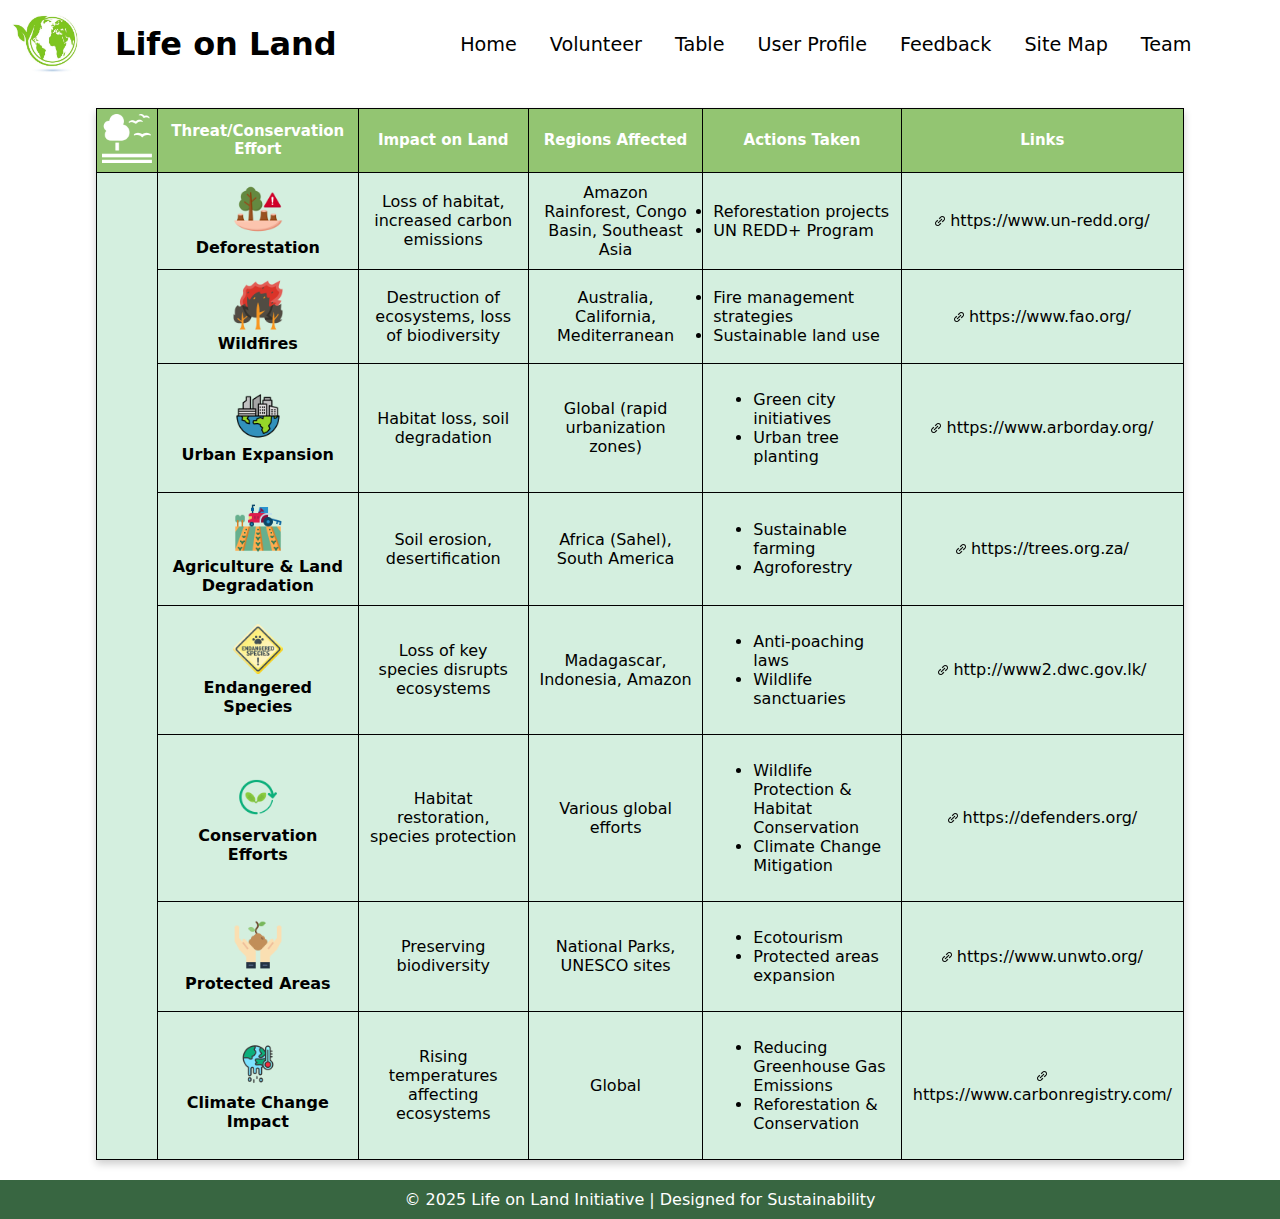
<file: html/table.html>
<!DOCTYPE html>
<html lang = "en">
<head>
    <meta charset="UTF-8">
    <meta name="viewport" content="width=device-width, initial-scale=1.0">
    <title>Life On Land</title>
    <link rel="stylesheet" href="../styles/styles (table).css">
    <link rel="stylesheet" href="../styles/general.css">
</head>
<!--Header-->
<header>
    <nav class="navigation-bar">
      <img src="../Images/logo.jpg" class="nav-logo" alt="Life on Land main logo" />
      <h1 class="header">Life on Land</h1>
  
      <!-- Hamburger Icon -->
      <div class="hamburger" onclick="toggleMenu()">
        <div class="line"></div>
        <div class="line"></div>
        <div class="line"></div>
      </div>
  
      <!-- Navigation Links -->
      <ul class="nav-links">
        <li><a href="../index.html">Home</a></li>
        <li><a href="volunteerpage.html">Volunteer</a></li>
        <li><a href="table.html">Table</a></li>
        <li><a href="user-profile.html">User Profile</a></li>
        <li><a href="feedback.html">Feedback</a></li>
        <li><a href="site-map.html">Site Map</a></li>
        <li><a href="team.html">Team</a></li>
      </ul>
    </nav>
  </header>
<body>
   

    <section id="section">
        <!--Table-->
    
        <table>
            <div class = "table-details">
            <tr>
                <th class = "tooltip"><img src="../Images/life-on-land-logo.jpg" class = "logo-image"></th>
                <th class = "tooltip">Threat/Conservation Effort</th>
                <th class = "tooltip">Impact on Land</th>
                <th class = "tooltip">Regions Affected</th>
                <th class = "tooltip">Actions Taken</th>
                <th class = "tooltip">Links</th>
            </tr>

            <tr>
                <td rowspan = "8"></td>
                <td><img src = "../Images/deforestation.png" width = "50" height="50"><br><strong>Deforestation</strong></td>
                <td>Loss of habitat, increased carbon emissions</td>
                <td>Amazon Rainforest, Congo Basin, Southeast Asia</td>
                <td>
                    <li>Reforestation projects</li>
                    <li>UN REDD+ Program</li>
                </td>
                <td><img src = "../Images/link.png" width="10" height="10"> https://www.un-redd.org/</td>
            </tr>

            <tr>
                <td><img src = "../Images/wildfire.png" width = "50" height="50"><br><strong>Wildfires</strong></td>
                <td>Destruction of ecosystems, loss of biodiversity</td>
                <td>Australia, California, Mediterranean</td>
                <td>
                    <li>Fire management strategies</li>
                    <li>Sustainable land use</li>
                </td>
                <td><img src = "../Images/link.png" width="10" height="10"> https://www.fao.org/</td>
            </tr>
            
            <tr>
                <td><img src = "../Images/Urban Expansion.png" width = "50" height="50"><br><strong>Urban Expansion</strong></td>
                <td>Habitat loss, soil degradation</td>
                <td>Global (rapid urbanization zones)</td>
                <td>
                    <ul>
                    <li>Green city initiatives</li>
                    <li>Urban tree planting</li>
                </td>
                <td><img src = "../Images/link.png" width="10" height="10"> https://www.arborday.org/</td>
            </tr>

            <tr>
                <td><img src="../Images/agriculture.png" width = "50" height="50"><br><strong>Agriculture & Land Degradation</strong></td>
                <td>Soil erosion, desertification</td>
                <td>Africa (Sahel), South America</td>
                <td>
                    <ul>
                    <li>Sustainable farming</li>
                    <li>Agroforestry</li>
                </td>
                <td><img src = "../Images/link.png" width="10" height="10"> https://trees.org.za/</td>
            </tr>

            <tr>
                <td><img src="../Images/endangered-species.png" width = "50" height="50"><br><strong>Endangered Species</strong></td>
                <td>Loss of key species disrupts ecosystems</td>
                <td>Madagascar, Indonesia, Amazon</td>
                <td>
                    <ul>
                    <li>Anti-poaching laws</li>
                    <li>Wildlife sanctuaries</li>
                </td>
                <td><img src = "../Images/link.png" width="10" height="10"> http://www2.dwc.gov.lk/</td>
            </tr>

            <tr>
                <td><img src = "../Images/conservation-movement.png" width = "50" height="50"><br><strong>Conservation Efforts</strong></td>
                <td>Habitat restoration, species protection</td>
                <td>Various global efforts</td>
                <td>
                    <ul>
                    <li>Wildlife Protection & Habitat Conservation </li>
                    <li>Climate Change Mitigation</li>
                </td>
                <td><img src = "../Images/link.png" width="10" height="10"> https://defenders.org/</td>
            </tr>

            <tr>
                <td><img src="../Images/protection.png" width = "50" height="50"><br><strong>Protected Areas</strong></td>
                <td>Preserving biodiversity</td>
                <td>National Parks, UNESCO sites</td>
                <td>
                    <ul>
                    <li>Ecotourism</li>
                    <li>Protected areas expansion</li>
                </td>
                <td><img src = "../Images/link.png" width="10" height="10"> https://www.unwto.org/</td>
            </tr>

            <tr>
                <td><img src = "../Images/climate-change.png" width = "50" height="50"><br><strong>Climate Change Impact</strong></td>
                <td>Rising temperatures affecting ecosystems</td>
                <td>Global</td>
                <td>
                    <ul>
                    <li>Reducing Greenhouse Gas Emissions</li>
                    <li>Reforestation & Conservation</li>
                </td>
                <td><img src = "../Images/link.png" width="10" height="10"> https://www.carbonregistry.com/</td>
            </tr>
            </div>
        </table>
    </section>

<!--Footer-->
<footer>
    <p class = "footer">&copy; 2025 Life on Land Initiative | Designed for Sustainability</p>
</footer>
<script src="../js/common.js"></script>

</body>
</html>
</file>
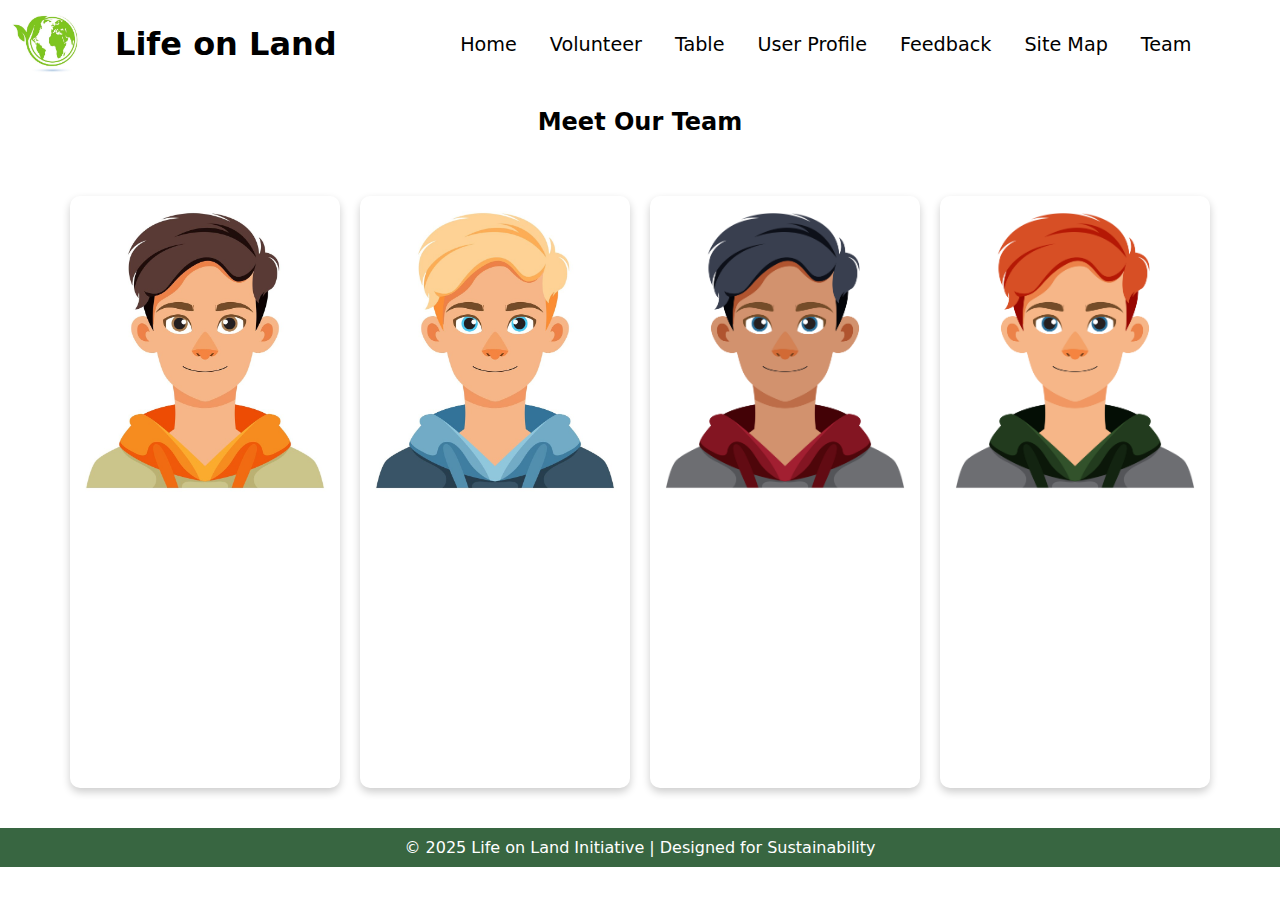
<file: html/team.html>
<!DOCTYPE html>
<html lang="en">
  <head>
    <meta charset="UTF-8" />
    <meta name="viewport" content="width=device-width, initial-scale=1.0" />
    <title>Life On Land</title>
    <link rel="stylesheet" href="../styles/styles (team).css" />
    <link rel="stylesheet" href="../styles/general.css" />
  </head>
  <!--Header-->
  <header>
    <nav class="navigation-bar">
      <img src="../Images/logo.jpg" class="nav-logo" alt="Life on Land main logo" />
      <h1 class="header">Life on Land</h1>
  
      <!-- Hamburger Icon -->
      <div class="hamburger" onclick="toggleMenu()">
        <div class="line"></div>
        <div class="line"></div>
        <div class="line"></div>
      </div>
  
      <!-- Navigation Links -->
      <ul class="nav-links">
        <li><a href="../index.html">Home</a></li>
        <li><a href="volunteerpage.html">Volunteer</a></li>
        <li><a href="table.html">Table</a></li>
        <li><a href="user-profile.html">User Profile</a></li>
        <li><a href="feedback.html">Feedback</a></li>
        <li><a href="site-map.html">Site Map</a></li>
        <li><a href="team.html">Team</a></li>
      </ul>
    </nav>
  </header>
  <body>
    <section id="section">
      <!--Team-->
    <h2>Meet Our Team</h2>

    <div class="team-container">
      <div class="team-member">
        <img src="../Images/student 1.jpg" class="image" />
        <div class="details">
          <h2>Tharusha Fernando</h2>
          <p><strong>UOW Number :</strong>W2120649</p>
          <p><strong>Role:</strong>Student 1</p>
          <p><strong>Contributions:</strong>Splash Screen ,<br />Volunteer</p>
        </div>
      </div>

      <div class="team-member">
        <img src="../Images/student 2.jpg" class="image" />
        <div class="details">
          <h2>Travis Joachim</h2>
          <p><strong>UOW Number :</strong>W2120789</p>
          <p><strong>Role:</strong>Student 2</p>
          <p>
            <strong>Contributions:</strong>Home Page + template + nav ,<br />Table
          </p>
        </div>
      </div>

      <div class="team-member">
        <img src="../Images/student 3.jpg" class="image" />
        <div class="details">
          <h2>Lesaan Abeykoon</h2>
          <p><strong>UOW Number :</strong>W2120787</p>
          <p><strong>Role:</strong>Student 3</p>
          <p><strong>Contributions:</strong>Feedback ,<br />Team</p>
        </div>
      </div>

      <div class="team-member">
        <img src="../Images/student 4.jpg" class="image" />
        <div class="details">
          <h2>Senuth Gamage</h2>
          <p><strong>UOW Number :</strong>W2120717</p>
          <p><strong>Role:</strong>Student 4</p>
          <p><strong>Contributions:</strong>User Profile ,<br />Site Map</p>
        </div>
      </div>
    </div>
    </section>
    <!--Footer-->
    <footer>
      <p class="footer">
        &copy; 2025 Life on Land Initiative | Designed for Sustainability
      </p>
    </footer>
    <script src="../js/common.js"></script>
  </body>
</html>
</file>
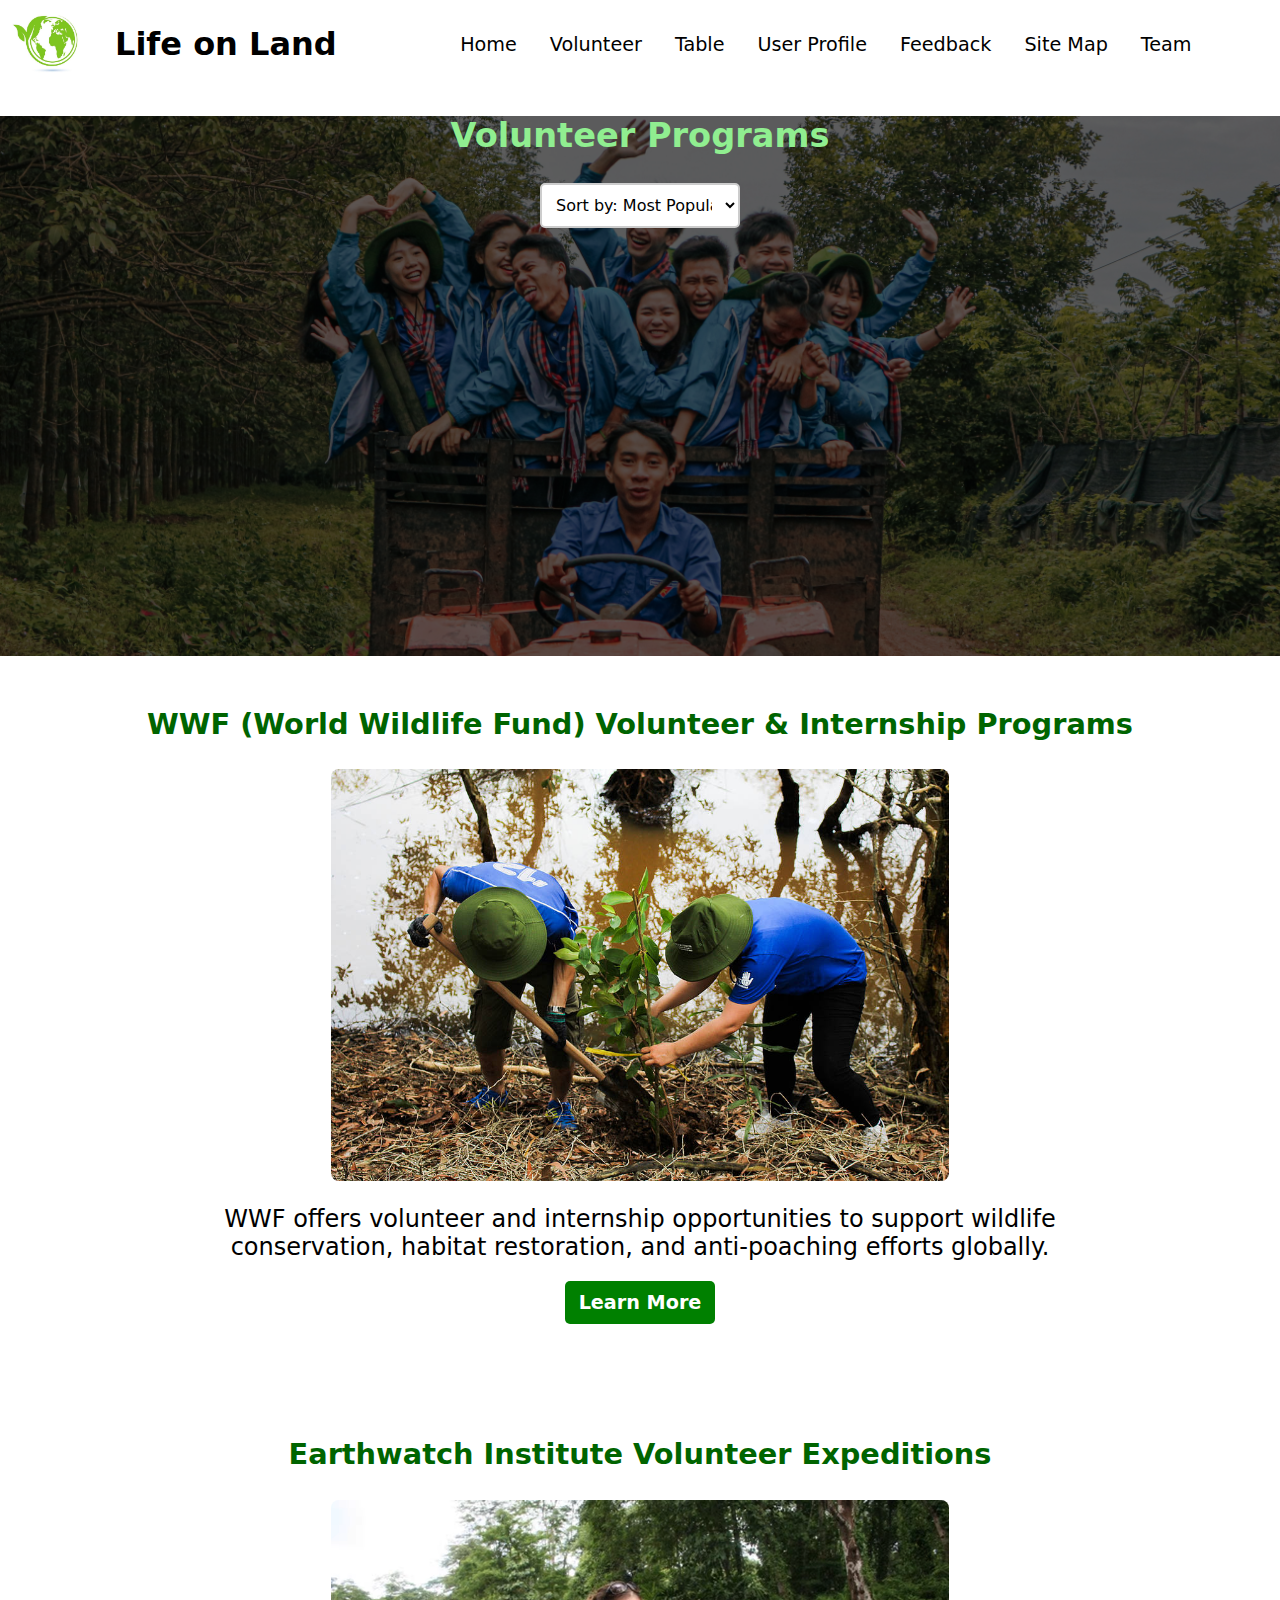
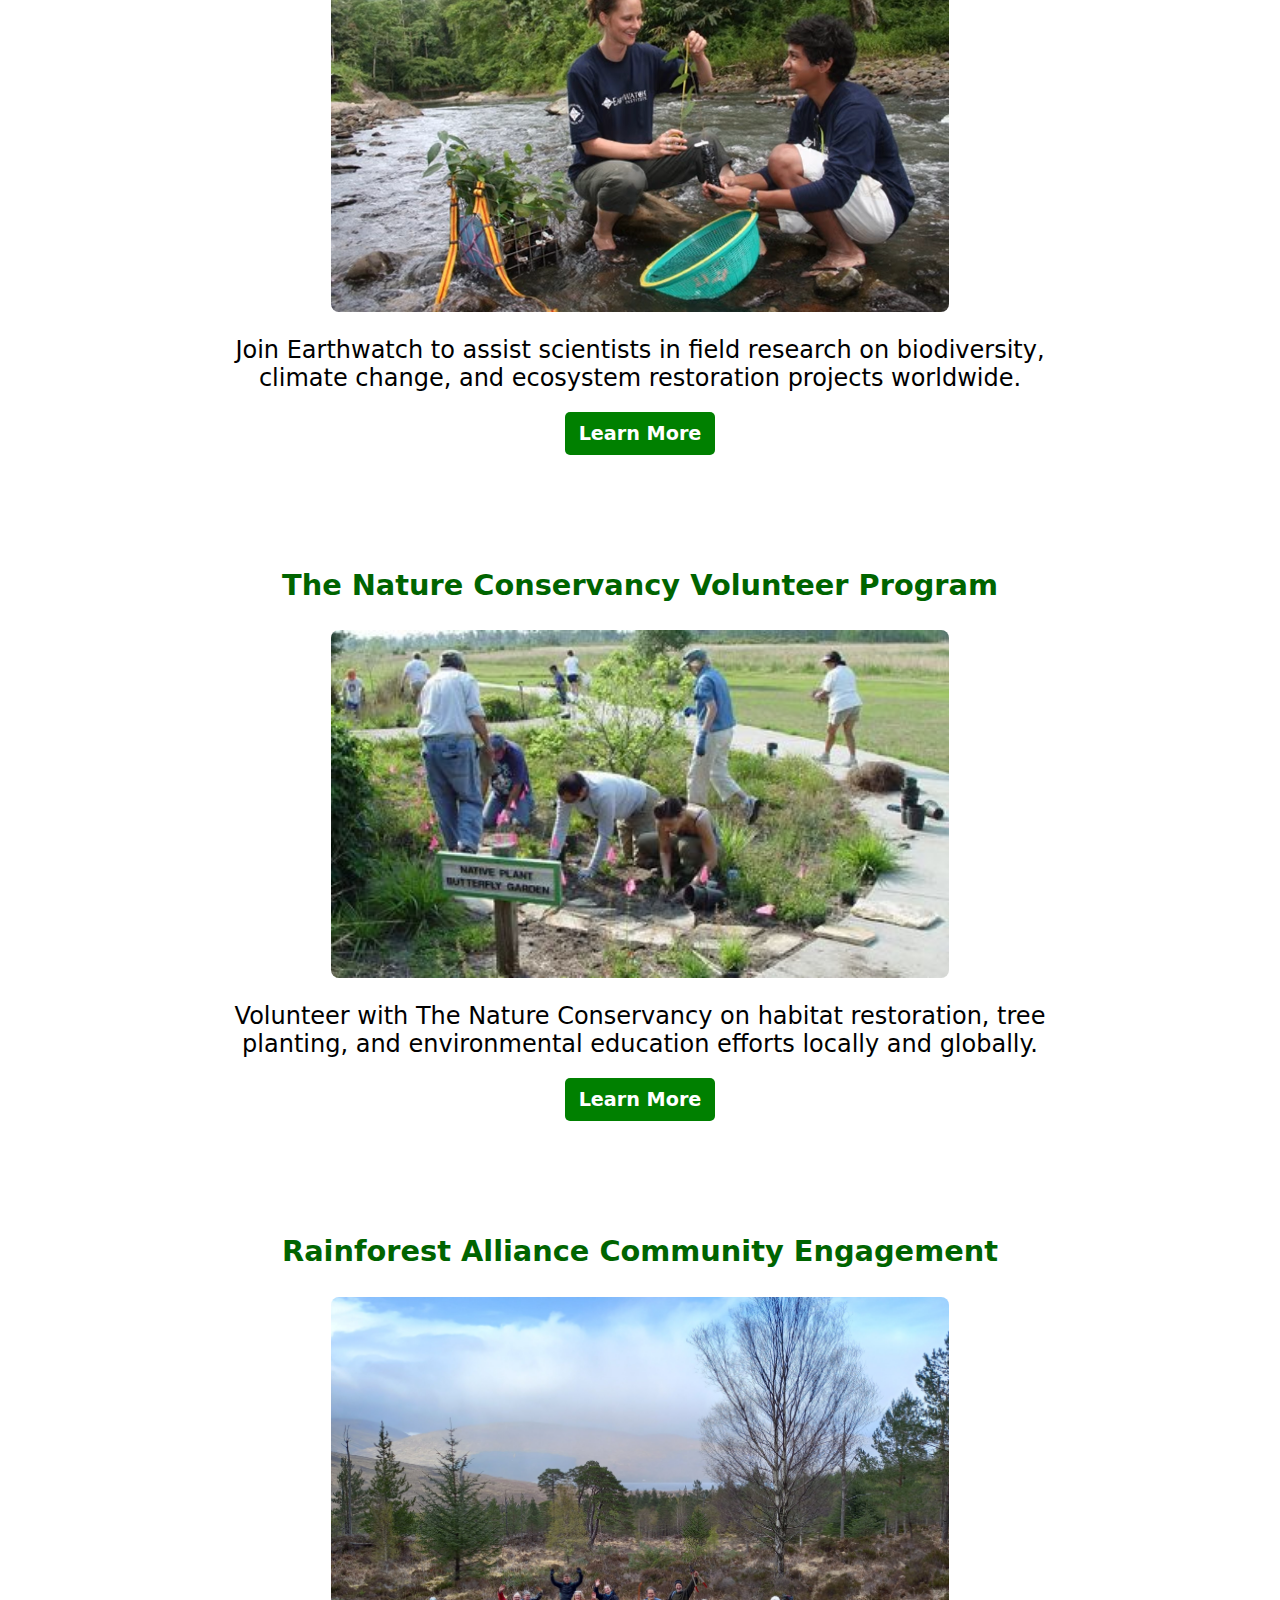
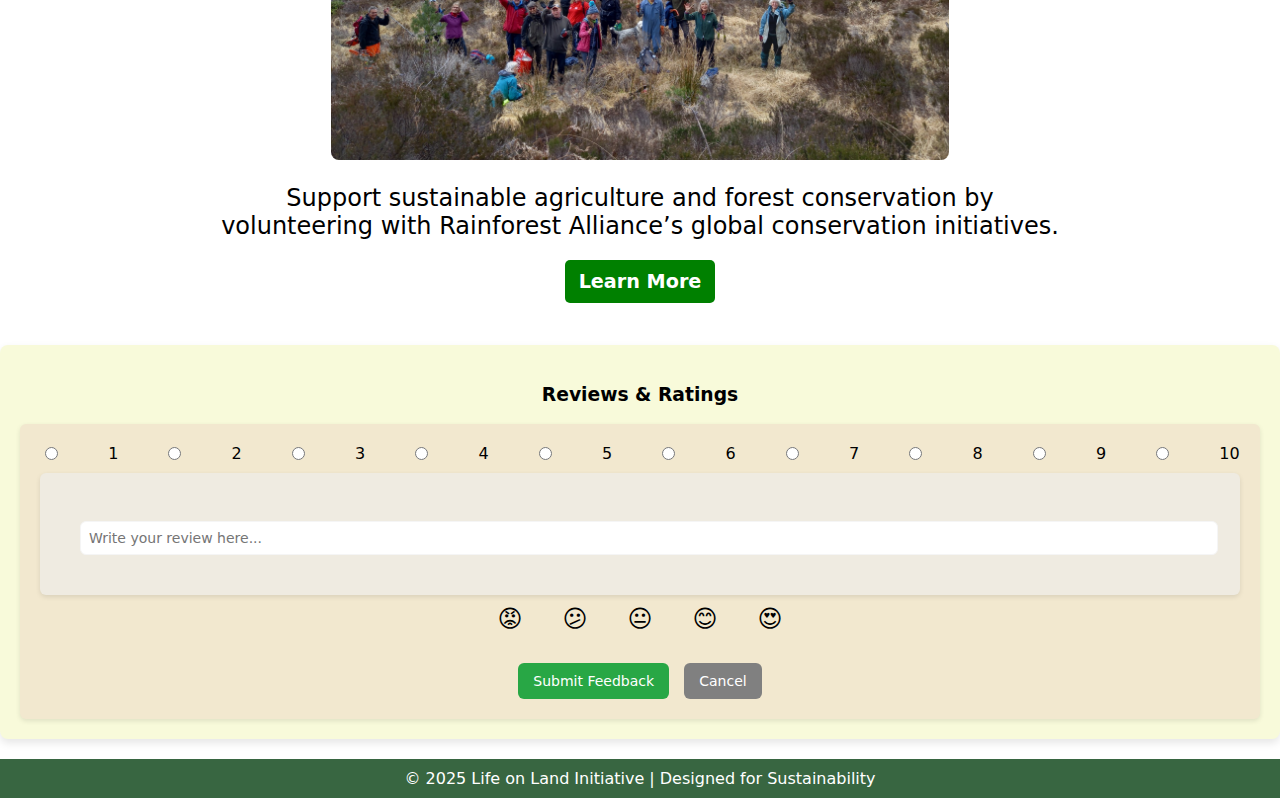
<file: html/volunteerpage.html>
<!DOCTYPE html>
<html lang = "en">
<head>
    <meta charset="UTF-8">
    <meta name="viewport" content="width=device-width, initial-scale=1.0">
    <title>Life On Land</title>
    <link rel="stylesheet" href="../styles/styles (volunteer-page).css">
    <link rel="stylesheet" href="../styles/general.css">
</head>
<!--Header-->
<header>
    <nav class="navigation-bar">
      <img src="../Images/logo.jpg" class="nav-logo" alt="Life on Land main logo" />
      <h1 class="header">Life on Land</h1>
  
      <!-- Hamburger Icon -->
      <div class="hamburger" onclick="toggleMenu()">
        <div class="line"></div>
        <div class="line"></div>
        <div class="line"></div>
      </div>
  
      <!-- Navigation Links -->
      <ul class="nav-links">
        <li><a href="../index.html">Home</a></li>
        <li><a href="volunteerpage.html">Volunteer</a></li>
        <li><a href="table.html">Table</a></li>
        <li><a href="user-profile.html">User Profile</a></li>
        <li><a href="feedback.html">Feedback</a></li>
        <li><a href="site-map.html">Site Map</a></li>
        <li><a href="team.html">Team</a></li>
      </ul>
    </nav>
  </header>

<body>
    <section id="section">
        <!--Scrollable Section-->
    <section class="selection">
        <h2 class="main-heading">Volunteer Programs</h2>
        <select class="dropdown-box">
            <option>Sort by: Most Popular</option>
            <option>Sort by: Most Viewed</option>
            <option>Sort by: Most Recent</option>
            <option>Sort by: Newest</option>
            <option>Sort by: Oldest</option>
        </select>
       
    </section>

    <SECTION class="events">
         <!--Volunteer programs-->
         <div class="volunteer-programs">
            <div class="program">
                <h3>WWF (World Wildlife Fund) Volunteer & Internship Programs</h3>
                <img src = "../Images/WWF Volunteer & Internship Programs.jpg" alt="WWF Volunteer & Internship Programs">
                <p>WWF offers volunteer and internship opportunities to support wildlife conservation, habitat restoration, and anti-poaching efforts globally.</p>
                <a href="https://www.worldwildlife.org/">
                <button class="button">Learn More</button>
            </a>
            </div>
            <div class="program">
                <h3>Earthwatch Institute Volunteer Expeditions</h3>
                <img src = "../Images/Earthwatch Institute Volunteer Expeditions.jpg" alt="Earthwatch Institute Volunteer Expeditions">
                <p>Join Earthwatch to assist scientists in field research on biodiversity, climate change, and ecosystem restoration projects worldwide.</p>
                <a href="https://earthwatch.org/">
                <button class="button">Learn More</button>
            </a>
            </div>
            <div class="program">
                <h3>The Nature Conservancy Volunteer Program</h3>
                <img src = "../Images/The Nature Conservancy Volunteer Program.jpg" alt="The Nature Conservancy Volunteer Program">
                <p>Volunteer with The Nature Conservancy on habitat restoration, tree planting, and environmental education efforts locally and globally.</p>
                <a href="https://www.nature.org/en-us/">
                <button class="button">Learn More</button>
            </a>
            </div>
            <div class="program">
                <h3>Rainforest Alliance Community Engagement</h3>
                <img src = "../Images/Rainforest Alliance Community Engagement.jpg" alt="Rainforest Alliance Community Engagement">
                <p>Support sustainable agriculture and forest conservation by volunteering with Rainforest Alliance’s global conservation initiatives.</p>
                <a href="https://www.rainforest-alliance.org/">
                <button class="button">Learn More</button>
            </a>
            </div>
        </div>
        <!--Ratings and Reviews-->
        <div class = "reviews-and-ratings">
            <h3>Reviews & Ratings</h3>
            <div class = "rating-box">
                <!--Number Rating-->
                <div class="rating">
                    <input type="radio">1<input type="radio">2<input type="radio">3<input type="radio">4<input type="radio">5<input type="radio">6<input type="radio">7<input type="radio">8<input type="radio">9<input type="radio">10
                </div>

                <!--Review-->
                <div class = "review">
                    <input placeholder="Write your review here...">
                </div>

                <!--Emoji Rating-->
                <div class="emoji-rating">
                    <button>😡</button>
                    <button>😕</button>
                    <button>😐</button>
                    <button>😊</button>
                    <button>😍</button>
                </div> 

                <!--Submit and Cancel Buttons-->
                <div>
                    <button class="submit-button">Submit Feedback</button>
                    <button class="cancel-button">Cancel</button>
                </div> 
            </div>
        </div>
    </SECTION>
    </section>

    <!--Footer-->
    <footer>
        <p class = "footer">&copy; 2025 Life on Land Initiative | Designed for Sustainability</p>
    </footer>
    <script src="../js/common.js"></script>
</body>
</html>
</file>
<file: styles/styles (home-page).css>
/*Home-Page*/
* {
  font-family: system-ui, -apple-system, BlinkMacSystemFont, "Segoe UI", Roboto,
    Oxygen, Ubuntu, Cantarell, "Open Sans", "Helvetica Neue", sans-serif;
}

body {
  margin: 0;
  padding: 0;
  text-align: center;
  background-color:white;
  height: auto;
  display: flex;
  flex-direction: column;
}

#main-section {
  height: 90vh;
  display: flex;
  align-items: center;
  justify-content: center;
  position: relative;
  overflow: hidden;
  outline: none; /* Remove outline on focus */
}

#main-image {
  position: absolute;
  top: 0;
  left: 0;
  width: 100%;
  height: 100%;
  object-fit: cover; /* Ensures the image covers the whole section */
  z-index: -1; /* Places the image behind the content */
  transition: filter 0.3s ease; /* Smooth transition for brightness change */
  filter:brightness(50%);
}


#main-section > div {
  position: relative;
  z-index: 1; /* Ensures the text stays above the image */
  color: white; /* Optional: Adjust text color for contrast */
  text-align: center; /* Center-align the text */
  padding: 20px;
}

.our-welcome {
  font-size: 2.1rem;
  font-weight: bold;
  color: lightgreen;
}

.homepage-welcome {
  font-size: 1.2em;
  line-height: 1.6;
}
.homepage-mission{
  font-size: 1.2rem;
  line-height: 1.6;
  width: 80%;
  margin: auto;
  
  
}

/*Content*/
.inline-box-container {
  display: flex;
  justify-content: center;
  gap: 20px;
  flex-wrap: wrap;
  margin-top: 20px;
}
.inline-box {
  background-color: #fdfefb;
  padding: 15px;
  border-radius: 8px;
  box-shadow: 0 4px 8px rgba(0, 0, 0, 0.2);
  width: 250px;
  text-align: center;



  display: grid;
  grid-template-rows: 100px 1fr 1fr 50px;
}
.inline-box img {
  width: 100%;
  border-radius: 8px;
}
.inline-box p {
  margin-top: 10px;
  color: black;
  font-size: 16px;
}
.inline-box:hover {
  transform: translateY(-5px);
  box-shadow: 0 6px 12px rgba(0, 0, 0, 0.3);
}
/*Visit for more information*/
.website-button {
  display: inline-block;
  padding: 15px 18px;
  color: black;
  font-size: 1rem;
  text-align: center;
  margin: 40px;
}

.website-button a {
  text-decoration: none;
  color: black;
  font-weight: bold;
  display: inline-block;
  padding: 8px 12px;
  background-color: transparent;
  border: 2.5px solid black;
  border-radius: 100px;
  transition: all 0.5s ease;
}
.website-button a:hover {
  color:white;
  text-decoration: none;
  border: none;
  background-color: hsl(120, 100%, 30%);
  
}
.become-volunter{
  background-color: rgb(4, 27, 4);
  display:flex;
  color: white;
  align-items: center;
  justify-content: center;
  padding: 50px;
  
  
  

}
.become-volunter h2{
  text-transform: uppercase;
  color: white;
  margin-bottom: 0;
}
.volunteer{
  color: yellowgreen;
}
#volunteer-sub-container{
  display: flex;
  flex-direction: row;
  justify-content: end;
  gap: 20px;
  align-items: center;
  width: 100%;
  padding: 10px;
  
}
#sub-p{
  width: 100%;
  margin: auto;
}
.volunteer-btn{
  font-weight: bold;
  font-size: 1.2rem;
  color: white;
  background-color: green;
  cursor: pointer;
  padding: 10px;
  width: 150px;
  border: none;
  border-radius: 5px;
  transition: all 0.3s ease;
}
.volunteer-btn:hover{
  color: yellow;
  transform: scale(1.1);
}
.volunteer-btn:active{
  color: white;
  background-color: darkolivegreen;
  transform: scale(0.9);
}
.acheivements {
  position: relative;
  height: 50vh;

  align-items: center; 
  justify-content: center; 
  color: white; /* Adjust text color for better visibility */
}

.acheivements::before {
  content: "";
  position: absolute;
  top: 0;
  left: 0;
  width: 100%;
  height: 100%;
  background-image: url('../Images/my selections/achiements1.jpg');
  background-size: cover;
  background-position: center;
  filter: brightness(50%);
  z-index: -1;
}
.achievements-sub-container{
  display:flex;
  flex-direction: row;
  align-items: center;
  justify-content: center;
}
.achievement-icon{
  width: 50px;;
}
.achievements-box{
  width: 10%;
}
.achievements-box hr{
  width: 50px;
}
.mission-section{
  width: 100%;
  height: fit-content;
  padding: 50px 0;
  
}

@media (max-width:609px){
  .acheivements{
    height: 100%;

  }
  .achievements-sub-container{
    display: grid;
    grid-template-columns: 1fr 1fr;
    align-items: center;
    place-items: center;
    
  }
}

@media (max-width:768px){
  .inline-box{
    width: 90%;
    
  }
  p{
    font-size: 1.9rem;
  }
}
</file>
<file: styles/general.css>
/*Header*/
.header {
  color: black;
  padding: 20px;
  margin: 0;
  font-size: 2rem;
  

}

.toggled{
  opacity: 0;
}
/*Navigation Bar*/
.navigation-bar {
  overflow: hidden;
  background-color: white;
  display: flex;
  justify-content: space-between;
  align-items: center;
  padding: 5px 5px;
  position: relative;
  z-index: 1;
}
.nav-logo {
  width: 90px;
  height: auto;
}
.nav-links {
  list-style-type: none;
  margin: 0;
  padding: 0;
  display: flex;
  gap: 13px;
  justify-content: center;
  flex-grow: 1;
}
.nav-links li {
  margin-left: 20px;
}
.nav-links a {
  color: black;
  text-decoration: none;
  font-size: 1.2rem;

  transition: all 0.1s ease;
}
.nav-links a:hover {
  color: rgb(23, 255, 23);
  font-weight: bold;

  border-bottom: 2px solid lightgreen;
}
.nav-links a:active {
  color: rgb(23, 255, 23);
  font-weight: bold;

  border-bottom: 2px solid lightgreen;
}
/*Footer*/
.footer {
  background-color: #386641;
  color: white;
  padding: 10px;
  margin-top: auto;
  text-align: center;
  margin-bottom: 0px;
}
/*Home-Page*/
* {
  font-family: system-ui, -apple-system, BlinkMacSystemFont, "Segoe UI", Roboto,
    Oxygen, Ubuntu, Cantarell, "Open Sans", "Helvetica Neue", sans-serif;
}

/* Hamburger Icon (Hidden by Default) */
.hamburger {
  display: none;
  flex-direction: column;
  width: 30px;
  height: 25px;
  justify-content: space-between;
  cursor: pointer;
  z-index: 1001;
  position: absolute;
  right: 20px; /* Aligns it to the right */
  top: 35%;
}

/* Hamburger Icon Bars */
.hamburger .line {
  height: 4px;
  background-color: black; /* Ensure it's visible */
  width: 100%;
  border-radius: 4px;
  transition: all 0.3s ease-in-out;
}

/* Transform the Hamburger Icon into an "X" */
.hamburger.active .line:nth-child(1) {
  transform: translateY(10px) rotate(45deg);
}

.hamburger.active .line:nth-child(2) {
  opacity: 0; /* Hide the middle line */
}

.hamburger.active .line:nth-child(3) {
  transform: translateY(-10px) rotate(-45deg);
}

/* Show Hamburger Menu */
@media (max-width: 1100px) {
  .hamburger {
    display: flex; /* Show hamburger on small screens */
  }

  .navigation-bar{
    display: grid;
    grid-template-columns: 90px 1fr 50px;
  }
  .nav-links {
    display: none;
    flex-direction: column;
    width: 100%;
    
    position: fixed;
    top: 0;
    left: 0;
    background-color: white;
    padding-top: 50px;
    z-index: 999;
    align-items: center;
    justify-content: center;
    transition: all 0.3s ease-in-out;
  }

  .nav-links li{
    padding: 10px;
    background-color: greenyellow;
    width: 75%;
    box-sizing: border-box;
    border-radius: 10px;
  }
  .nav-links a{
    width: 100%;
  }
  .nav-links a:active{
    color: darkgreen;
  }

  .nav-links.active {
    display: flex;
  }
}

/*
Breakpoints for Common Devices
Mobile Devices (Smartphones):

Small phones: max-width: 320px

Regular phones: max-width: 480px

Tablets:

Portrait mode: max-width: 768px

Landscape mode: min-width: 769px and max-width: 1024px

Laptops:

Small screens: max-width: 1366px

Medium screens: min-width: 1367px and max-width: 1440px

Desktops:

Regular desktops: min-width: 1441px

Large desktops: min-width: 1920px

*/

/* @media (max-width:480px){
  .header{
    font-size: 1.2rem;
  }
  .nav-links{
    display: none;
  }
} */
</file>
<file: styles/styles_(content_ST1).css>
/*Home-Page*/
body {
    font-family: "Poppins", sans-serif;
    margin: 0;
    padding: 0;
    text-align: center;
    
    height: auto;
    display: flex;
    flex-direction: column;
    }

h1, h2, h3 {
    color: #2c3e50;
    }
/*Header*/


/*Go To Top*/
.go-top {
    position: fixed;
    bottom: 20px;
    right: 20px;
    background: #2c3e50;
    color: white;
    padding: 10px 15px;
    border-radius: 5px;
    cursor: pointer;
    }

/*Images*/
img {
    max-width: 100%;
    display: block;
    margin: 10px 0;
    border-radius: 5px;
    }

/*Container box*/
.container {
    margin: auto;
    max-width: 800px;
    background: white;
    padding: 20px;
    border-radius: 8px;
    box-shadow: 0 0 10px rgba(0,0,0,0.1);
    }
</file>
<file: styles/styles_(content_ST2).css>
/*Home-Page*/
body {
    
    margin: 0;
    padding: 0;
    text-align: center;
    
    height: auto;
    display: flex;
    flex-direction: column;
    }

h1, h2, h3 {
    color: #2c3e50;
    }
/*Header*/

/*Go To Top*/
.go-top {
    position: fixed;
    bottom: 20px;
    right: 20px;
    background: #2c3e50;
    color: white;
    padding: 10px 15px;
    border-radius: 5px;
    cursor: pointer;
    }

/*Images*/
img {
    max-width: 100%;
    display: block;
    margin: 10px 0;
    border-radius: 5px;
    }

/*Container box*/
.container {
    margin: auto;
    max-width: 800px;
    background: white;
    padding: 20px;
    border-radius: 8px;
    box-shadow: 0 0 10px rgba(0,0,0,0.1);
    }
</file>
<file: styles/styles_(content_ST3).css>
/*Home-Page*/
body {
    
    margin: 0;
    padding: 0;
    text-align: center;

    height: auto;
    display: flex;
    flex-direction: column;
    }

h1, h2, h3 {
    color: #2c3e50;
    }
/*Header*/

/*Go To Top*/
.go-top {
    position: fixed;
    bottom: 20px;
    right: 20px;
    background: #2c3e50;
    color: white;
    padding: 10px 15px;
    border-radius: 5px;
    cursor: pointer;
    }

/*Images*/
img {
    max-width: 100%;
    display: block;
    margin: 10px 0;
    border-radius: 5px;
    }

/*Container box*/
.container {
    margin: auto;
    max-width: 800px;
    background: white;
    padding: 20px;
    border-radius: 8px;
    box-shadow: 0 0 10px rgba(0,0,0,0.1);
    }
</file>
<file: styles/styles (site-map).css>
body {
  font-family: "Poppins", sans-serif;
  margin: 0;
  padding: 0;
  text-align: center;
  background: linear-gradient(to bottom, #78a35f, #d6e3cf);
  height: auto;
  display: flex;
  flex-direction: column;
}
/*Header*/
</file>
<file: styles/styles (table).css>
body {
  margin: 0;
  padding: 0;
  
  text-align: center;
  
  height: auto;
}

/*Header*/

/*Table*/
table {
  width: 85%;
  margin: 20px auto;
  border-collapse: collapse;
  box-shadow: 0px 4px 8px rgba(0, 0, 0, 0.2);
  background: #d4efdf;
}
th,
td {
  border: 1px solid black;
  padding: 10px;
  text-align: center;
}
th {
  background-color: #93c572;
  color: white;
  position: relative;
}
.logo-image {
  width: 50px;
  height: auto;
}
table li {
  text-align: left;
  list-style-type: Disc;
}
tr:hover {
  background-color: #ecffdc;
}
.tooltip {
  padding: 5px;
  font-size: 15px;
  bottom: 100%;
  border-color: black;
}
.tooltip:hover {
  background-color: #cddca9;
  filter: blur(1px);
}

/*Footer*/
.footer {
  background-color: #333;
  color: white;
  padding: 10px;
  margin-top: auto;
  text-align: center;
  margin-bottom: 0px;
}
</file>
<file: styles/styles (team).css>
body {
  margin: 0;
  padding: 0;
  text-align: center;
  height: auto;
  transition: all 0.5s ease;
}
*{
  transition: all 0.5s ease;
}
/*Team*/
.team-container {
  display: flex;
  justify-content: center;
  gap: 20px;
  padding: 40px;
  flex-wrap: wrap;
}

.team-member {
  background: white;
  border-radius: 10px;
  padding: 10px;
  text-align: center;
  width: 250px;
  box-shadow: 0 4px 8px rgba(0, 0, 0, 0.2);
  transition: transform 0.3s, box-shadow 0.3s;
  position: relative;
  overflow: hidden;
  cursor: pointer;
}

.team-member:hover,
.team-member:focus {
  transform: scale(1.05);
  box-shadow: 0 6px 12px rgba(0, 0, 0, 0.3);
}

.image {
  width: 100%;
  border-radius: 10px;
  transition: opacity 0.3s, filter 0.3s;
}

.team-member:hover .image,
.team-member:focus .image {
  opacity: 0.7;
  filter: brightness(0.9);
}

/*Details of the team members*/
.details {
  width: 100%;
  background: rgba(255, 255, 255, 0.95);
  border-radius: 0 0 10px 10px;
  box-shadow: 0 -4px 8px rgba(0, 0, 0, 0.2);
  padding: 20px;
  opacity: 0;
  visibility: hidden;
  transform: translateY(10px);
  transition: opacity 0.3s ease-in-out, transform 0.3s ease-in-out;
}

.team-member:hover .details,
.team-member:focus .details {
  max-width: fit-content;
  opacity: 1;
  visibility: visible;
  transform: translateY(0);
}

/*Footer*/
.footer {
  background-color: #386641;
  color: white;
  padding: 10px;
  margin-top: auto;
  text-align: center;
  margin-bottom: 0px;
}
</file>
<file: styles/styles (volunteer-page).css>
/*Home-Page*/
body {
  font-family: "Poppins", sans-serif;
  margin: 0;
  padding: 0;
  text-align: center;
  
  height: auto;
  display: flex;
  flex-direction: column;
}

/*Button*/
.button{
  font-weight: bold;
  font-size: 1.2rem;
  color: white;
  background-color: green;
  cursor: pointer;
  padding: 10px;
  width: 150px;
  border: none;
  border-radius: 5px;
  transition: all 0.3s ease;
}
.button:hover{
  color: yellow;
  transform: scale(1.1);
}
.button:active{
  color: white;
  background-color: darkolivegreen;
  transform: scale(0.9);
}

/*Dropdown*/
.dropdown {
  margin-bottom: 10px;
}

/*Volunteer programs*/
.volunteer-programs {
  display: grid;
  grid-template-columns: repeat(1, 1fr);
  gap: 40px;
  width: 100%;
  margin: auto;
  
}
.program img {
  width: 50%;
  border-radius: 8px;
  min-width: 250px;
}
.program {
  
  padding: 20px;
  border: 2.5px solid white;
  min-width: 100px;
  border-radius: 5px;
  text-align: center;
}

/*Reviews & Ratings*/
.reviews-and-ratings {
  
  margin: 20px auto;
  padding: 20px;
  background-color: #f8fada;
  border-radius: 8px;
  box-shadow: 0 4px 8px rgba(0, 0, 0, 0.1);
}

/* Rating section */
.rating-box {
  padding: 20px;
  background-color: #f2e8cf;
  border-radius: 6px;
  
  box-shadow: 0 2px 5px rgba(0, 0, 0, 0.1);
}
.rating {
  display: flex;
  justify-content: space-between;
  margin-bottom: 10px;
}
.rating input[type="radio"] {
  margin: 0 5px;
  cursor: pointer;
}

/* Review section */
.review {
  padding: 40px;
  background-color: #efebe1;
  border-radius: 6px;
  box-shadow: 0 2px 5px rgba(0, 0, 0, 0.1);
}
.review input {
  width: 100%;
  padding: 8px;
  border: 1px solid whitesmoke;
  border-radius: 6px;
  margin-top: 8px;
  font-size: 14px;
}

/* Emoji rating section */
.emoji-rating {
  display: flex;
  justify-content: center;
  gap: 10px;
  margin-bottom: 20px;
}
.emoji-rating button {
  background: none;
  border: none;
  font-size: 24px;
  cursor: pointer;
}

/* Submit and Cancel buttons */
button {
  padding: 10px 15px;
  border-radius: 6px;
  border: none;
  font-size: 14px;
  cursor: pointer;
}
.submit-button {
  background-color: #28a745;
  color: white;
}
.cancel-button {
  background-color: grey;
  color: white;
  margin-left: 10px;
}
button:hover {
  opacity: 0.8;
}

/*Footer*/
.footer {
  background-color: #386641;
  color: white;
  padding: 10px;
  margin-top: auto;
  text-align: center;
  margin-bottom: 0px;
}


.selection {
  position: relative;
  height: 60vh;

  align-items: center; 
  justify-content: center; 
  color: white; /* Adjust text color for better visibility */
}

.selection::before {
  content: "";
  position: absolute;
  top: 0;
  left: 0;
  width: 100%;
  height: 100%;
  background-image: url('../Images/my selections/volunteer2.jpg');
  background-size: cover;
  background-position: center;
  filter: brightness(40%);
  
  z-index: -1;
}
select {
  width: 200px;
  padding: 10px;
  font-size: 16px;
  border: 2px solid #ccc;
  border-radius: 5px;
  background-color: white;
  cursor: pointer;
  outline: none;
  transition: 0.3s;
}

select:hover {
  border-color: #666;
}

select:focus {
  border-color: lightgreen;
  box-shadow: 0 0 5px lightgreen;
}

.main-heading{
  font-size: 2.1rem;
  font-weight: bold;
  color: lightgreen;
}
.program p{
  width: 70%;
  text-align: center;
  margin: auto;
  padding: 20px 0;
  font-size: 1.5rem;
}
.program h3{
  font-size: 1.8rem;
  font-weight: bold;
  color: darkgreen;
}
</file>
